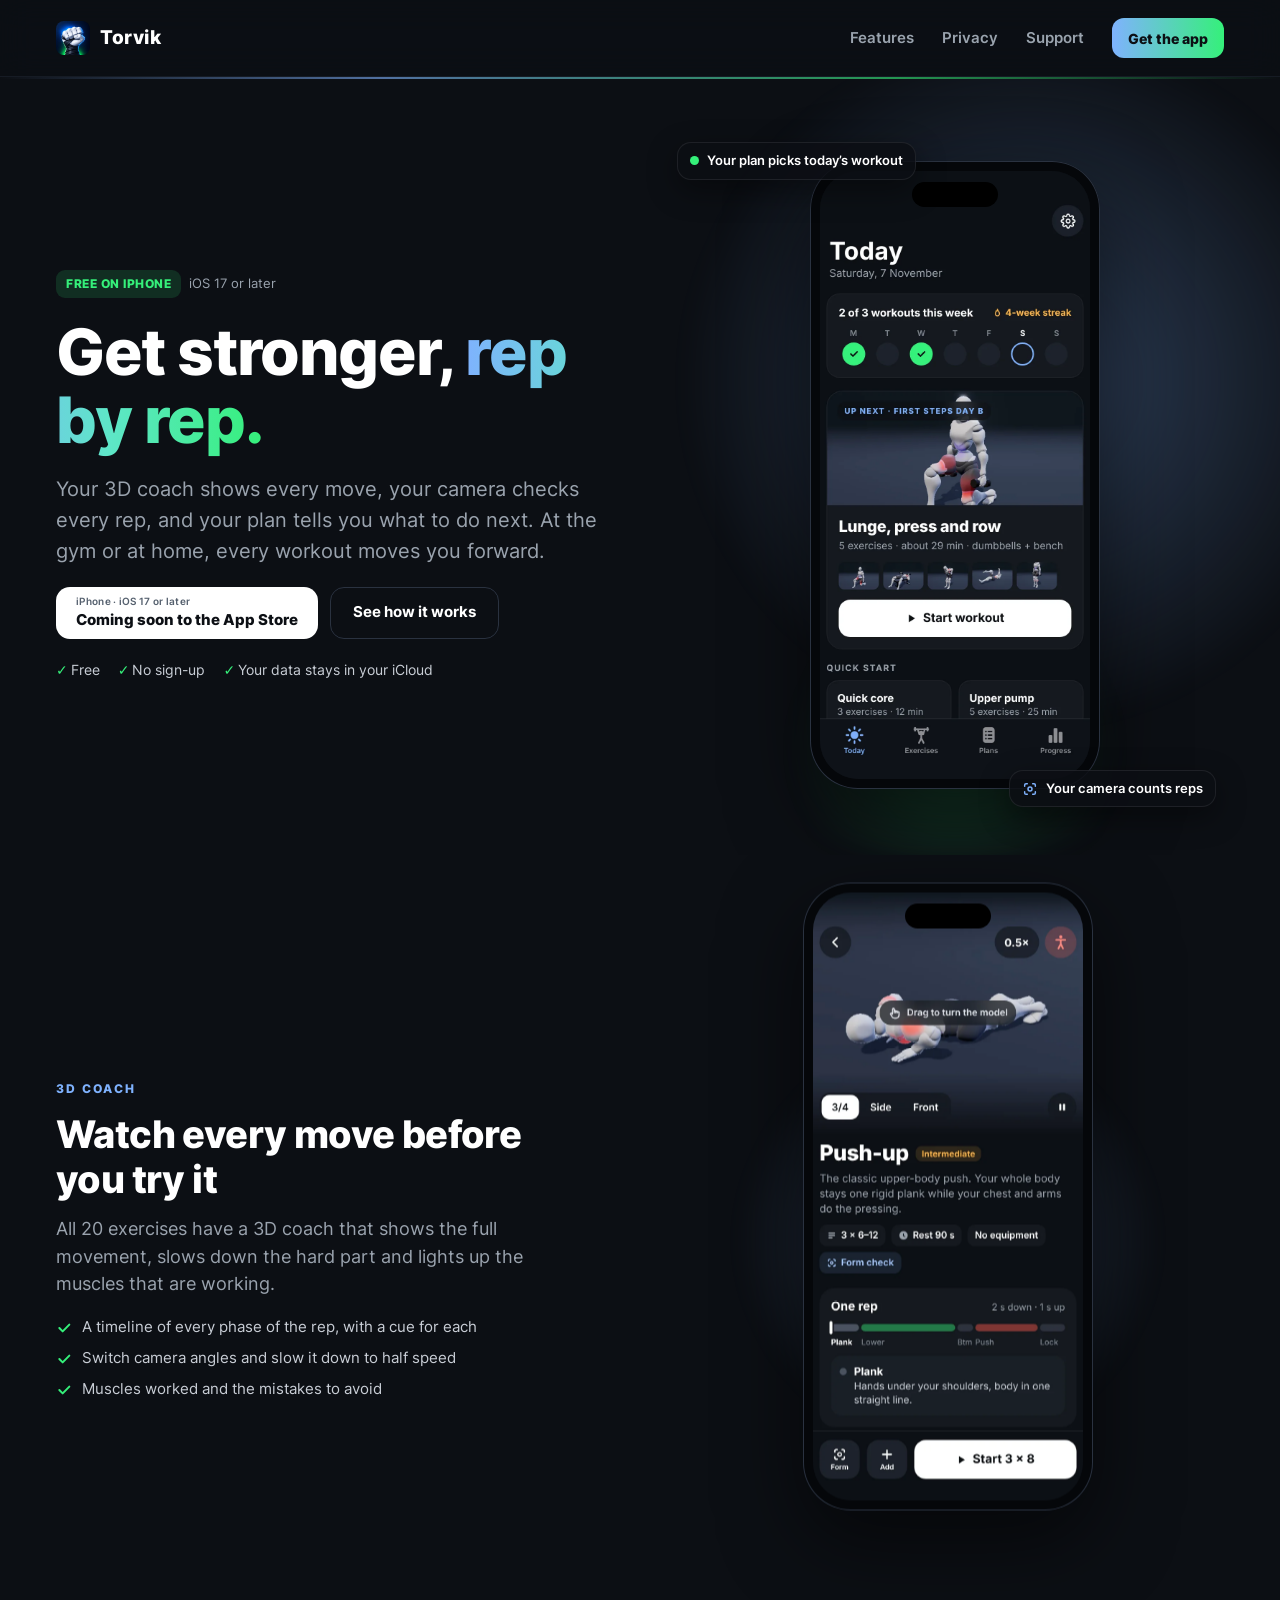
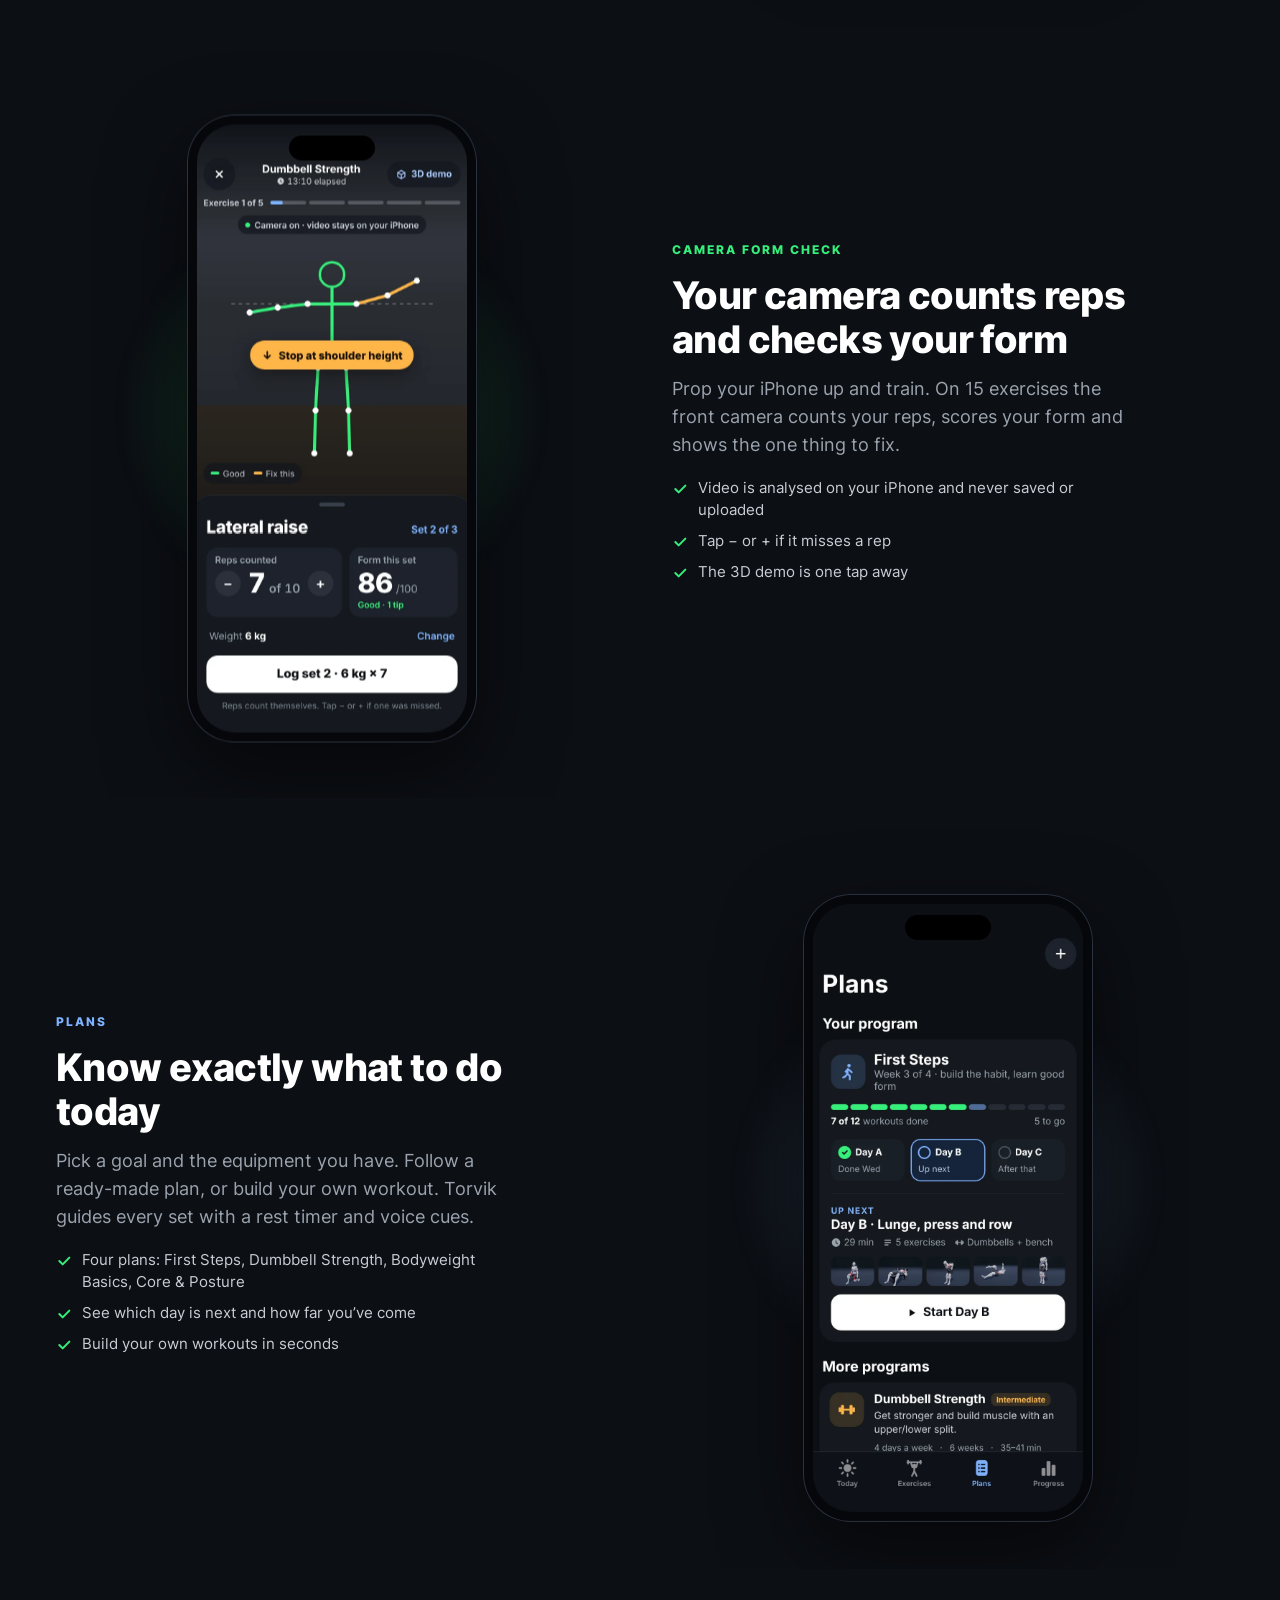
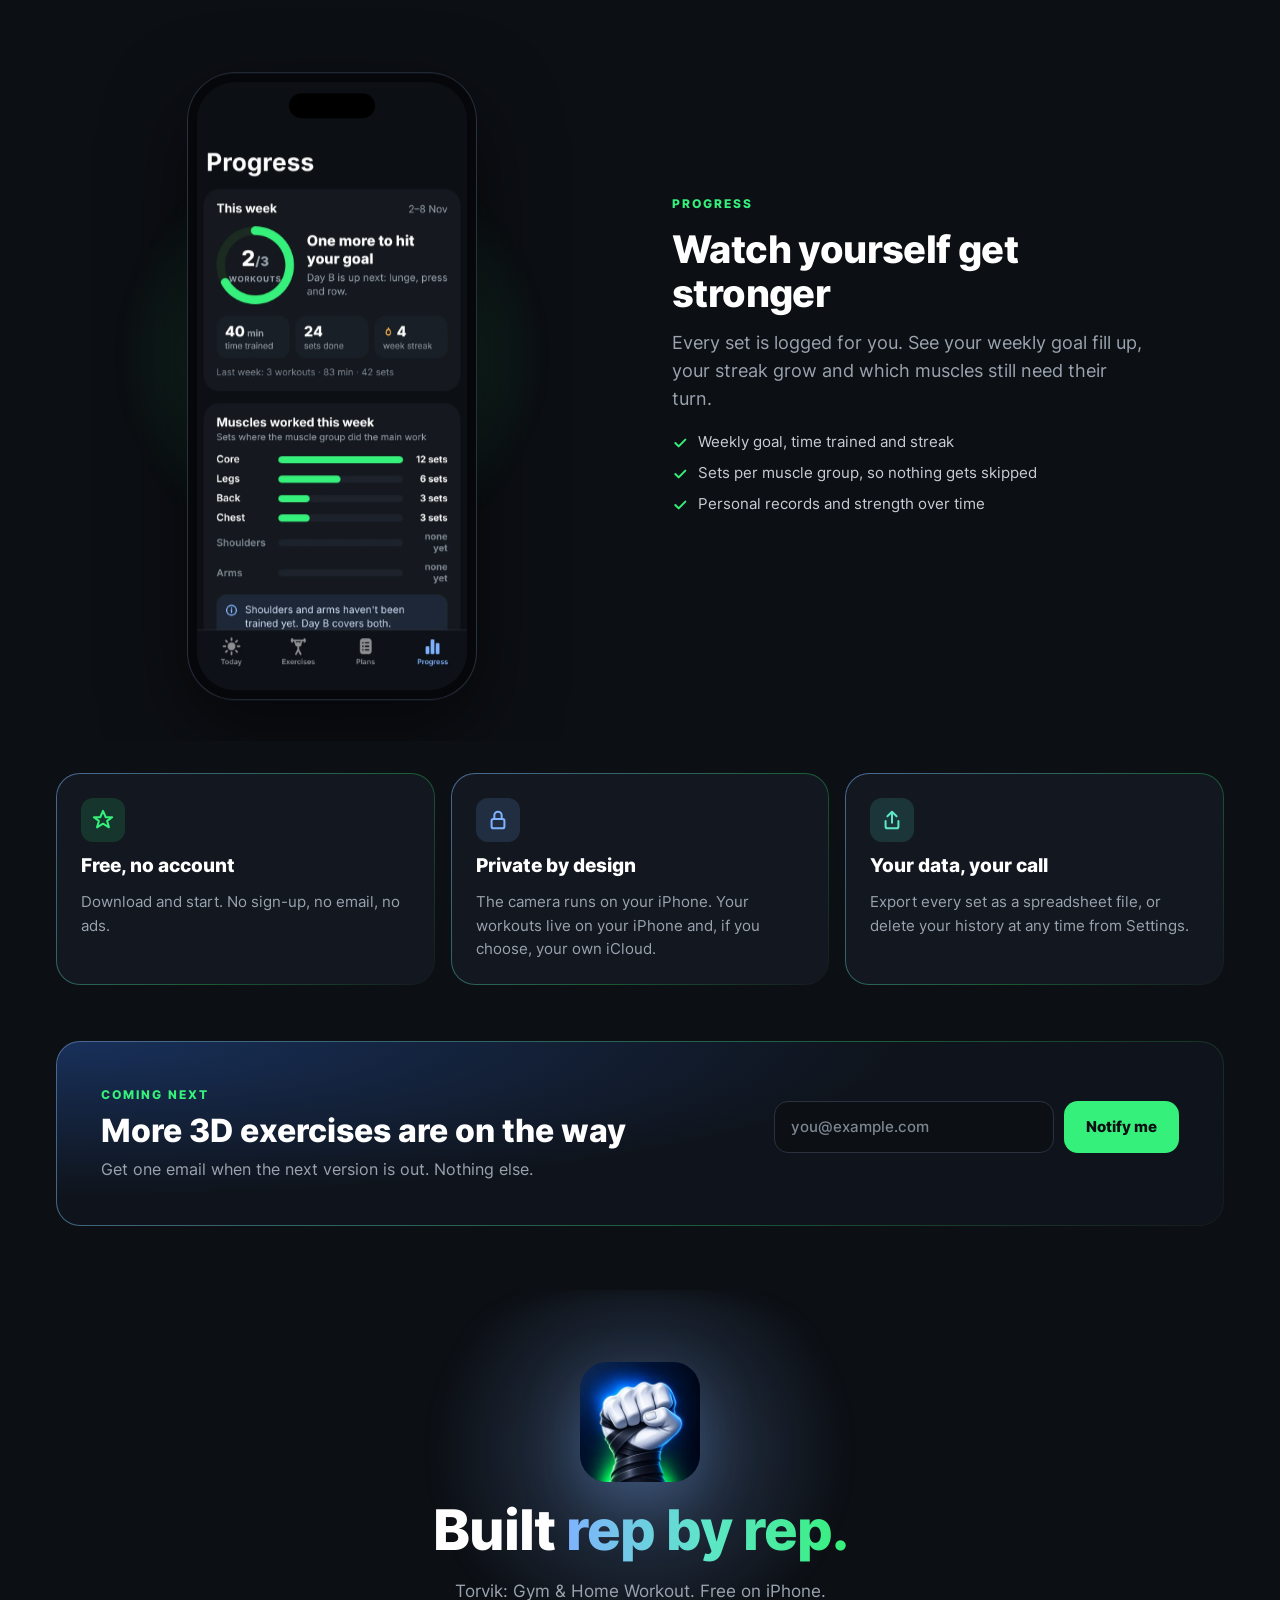
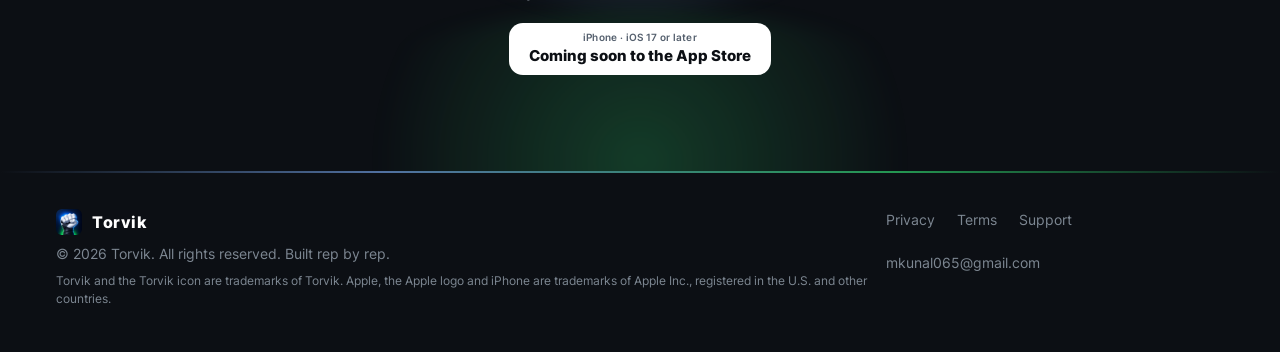
<file: index.html>
<!doctype html>
<html lang="en">
<head>
<meta charset="utf-8">
<meta name="viewport" content="width=device-width, initial-scale=1">
<title>Torvik: Gym & Home Workout with 3D Form Check</title>
<meta name="description" content="Get stronger, rep by rep. Torvik is a free iPhone workout app with a 3D coach for every move, camera form check that counts your reps, and plans for the gym or home.">
<link rel="canonical" href="https://kunalvmore.github.io/torvik/">
<meta name="theme-color" content="#0C0F14">
<link rel="icon" href="favicon.ico" sizes="any">
<link rel="icon" type="image/png" sizes="32x32" href="assets/img/favicon-32.png">
<link rel="apple-touch-icon" href="assets/img/apple-touch-icon.png">
<link rel="preload" href="assets/fonts/inter-latin-800-normal.woff2" as="font" type="font/woff2" crossorigin>
<script>document.documentElement.classList.add("js")</script>
<link rel="stylesheet" href="assets/css/style.css">
<meta property="og:type" content="website">
<meta property="og:site_name" content="Torvik">
<meta property="og:title" content="Torvik: Gym & Home Workout with 3D Form Check">
<meta property="og:description" content="Get stronger, rep by rep. Torvik is a free iPhone workout app with a 3D coach for every move, camera form check that counts your reps, and plans for the gym or home.">
<meta property="og:url" content="https://kunalvmore.github.io/torvik/">
<meta property="og:image" content="https://kunalvmore.github.io/torvik/assets/img/og-image.png">
<meta property="og:image:width" content="1200">
<meta property="og:image:height" content="630">
<meta name="twitter:card" content="summary_large_image">
</head>
<body>
<a class="skip" href="#main">Skip to content</a>
<header class="site-header">
<div class="progress-bar" aria-hidden="true"></div>
<div class="wrap">
<a class="brand" href="./"><img src="assets/img/icon-256.webp" alt="" width="34" height="34">Torvik</a>
<button class="menu-btn" type="button" aria-expanded="false" aria-controls="nav" aria-label="Menu"><svg width="18" height="18" viewBox="0 0 24 24" fill="none" stroke="currentColor" stroke-width="2.4" stroke-linecap="round" aria-hidden="true"><path d="M4 7h16M4 12h16M4 17h16"/></svg></button>
<nav class="nav" id="nav" aria-label="Main">
<a href="#features">Features</a>
<a href="privacy/">Privacy</a>
<a href="support/">Support</a>
<a class="btn btn-grad" href="#get">Get the app</a>
</nav>
</div>
</header>
<hr class="gline">
<main id="main">
<section class="hero" aria-labelledby="hero-title">
<div class="glow" aria-hidden="true" style="right:-10%;top:-10%;width:760px;height:760px;background:radial-gradient(circle,rgba(127,178,254,0.3),rgba(127,178,254,0) 65%)"></div>
<div class="wrap">
<div class="hero-copy">
<div class="pill-row"><span class="pill">FREE ON IPHONE</span><span class="muted" style="font-size:13px">iOS 17 or later</span></div>
<h1 id="hero-title">Get stronger, <span class="grad">rep by rep.</span></h1>
<p class="lede">Your 3D coach shows every move, your camera checks every rep, and your plan tells you what to do next. At the gym or at home, every workout moves you forward.</p>
<div class="cta-row" id="get"><span class="store-badge pending" role="note"><span><small>iPhone · iOS 17 or later</small>Coming soon to the App Store</span></span><a class="btn btn-ghost" href="#features">See how it works</a></div>
<ul class="checks"><li>Free</li><li>No sign-up</li><li>Your data stays in your iCloud</li></ul>
</div>
<div class="hero-visual">
<div class="glow" aria-hidden="true" style="left:50%;bottom:-60px;width:460px;height:220px;margin-left:-230px;background:radial-gradient(circle,rgba(53,240,122,0.22),rgba(53,240,122,0) 65%)"></div>
<div class="hero-stage">
<div class="tilt"><div class="phone"><div class="screen"><span class="island" aria-hidden="true"></span>
<picture><source type="image/webp" srcset="assets/img/screen-today.webp"><img src="assets/img/screen-today.jpg" alt="The Torvik Today screen: weekly goal and streak, the next workout from your plan with a 3D preview, and a Start workout button" width="390" height="844" fetchpriority="high" decoding="async"></picture>
</div></div></div>
<span class="float-chip chip-a"><span class="dot"></span>Your plan picks today’s workout</span>
<span class="float-chip chip-b"><svg width="16" height="16" viewBox="0 0 24 24" fill="none" stroke="#7FB2FE" stroke-width="2.2" stroke-linecap="round" aria-hidden="true"><path d="M4 8V6a2 2 0 0 1 2-2h2M16 4h2a2 2 0 0 1 2 2v2M20 16v2a2 2 0 0 1-2 2h-2M8 20H6a2 2 0 0 1-2-2v-2"/><circle cx="12" cy="12" r="3"/></svg>Your camera counts reps</span>
</div>
</div>
</div>
</section>
<div id="features">

<section class="feature" id="coach" aria-labelledby="coach-title">
<div class="wrap">
<div class="feature-copy reveal">
<div class="eyebrow">3D coach</div>
<h2 id="coach-title">Watch every move before you try it</h2>
<p>All 20 exercises have a 3D coach that shows the full movement, slows down the hard part and lights up the muscles that are working.</p>
<ul class="ticks"><li>A timeline of every phase of the rep, with a cue for each</li><li>Switch camera angles and slow it down to half speed</li><li>Muscles worked and the mistakes to avoid</li></ul>
</div>
<div class="phone-wrap reveal from-right" style="--d:.12s"><div class="glow" aria-hidden="true" style="left:50%;top:50%;width:460px;height:460px;margin:-230px 0 0 -230px;background:radial-gradient(circle,rgba(127,178,254,0.28),rgba(127,178,254,0) 65%)"></div><div class="parallax"><div class="phone"><div class="screen"><span class="island" aria-hidden="true"></span>
<picture><source type="image/webp" srcset="assets/img/screen-exercise.webp"><img src="assets/img/screen-exercise.jpg" alt="The exercise screen: a 3D coach doing a push-up, camera angle buttons, the rep timeline and a Start button" width="390" height="844" loading="lazy" decoding="async"></picture>
</div></div></div></div>
</div>
</section>

<section class="feature flip" id="form-check" aria-labelledby="form-check-title">
<div class="wrap">
<div class="feature-copy reveal">
<div class="eyebrow g">Camera form check</div>
<h2 id="form-check-title">Your camera counts reps and checks your form</h2>
<p>Prop your iPhone up and train. On 15 exercises the front camera counts your reps, scores your form and shows the one thing to fix.</p>
<ul class="ticks"><li>Video is analysed on your iPhone and never saved or uploaded</li><li>Tap − or + if it misses a rep</li><li>The 3D demo is one tap away</li></ul>
</div>
<div class="phone-wrap reveal from-left" style="--d:.12s"><div class="glow" aria-hidden="true" style="left:50%;top:50%;width:460px;height:460px;margin:-230px 0 0 -230px;background:radial-gradient(circle,rgba(53,240,122,0.28),rgba(53,240,122,0) 65%)"></div><div class="parallax"><div class="phone"><div class="screen"><span class="island" aria-hidden="true"></span>
<picture><source type="image/webp" srcset="assets/img/screen-form-check.webp"><img src="assets/img/screen-form-check.jpg" alt="The form check screen during a lateral raise: one arm raised above shoulder height is marked to fix, with the cue Stop at shoulder height, 7 of 10 reps counted and a form score of 86" width="390" height="844" loading="lazy" decoding="async"></picture>
</div></div></div></div>
</div>
</section>

<section class="feature" id="plans" aria-labelledby="plans-title">
<div class="wrap">
<div class="feature-copy reveal">
<div class="eyebrow">Plans</div>
<h2 id="plans-title">Know exactly what to do today</h2>
<p>Pick a goal and the equipment you have. Follow a ready-made plan, or build your own workout. Torvik guides every set with a rest timer and voice cues.</p>
<ul class="ticks"><li>Four plans: First Steps, Dumbbell Strength, Bodyweight Basics, Core &amp; Posture</li><li>See which day is next and how far you’ve come</li><li>Build your own workouts in seconds</li></ul>
</div>
<div class="phone-wrap reveal from-right" style="--d:.12s"><div class="glow" aria-hidden="true" style="left:50%;top:50%;width:460px;height:460px;margin:-230px 0 0 -230px;background:radial-gradient(circle,rgba(127,178,254,0.28),rgba(127,178,254,0) 65%)"></div><div class="parallax"><div class="phone"><div class="screen"><span class="island" aria-hidden="true"></span>
<picture><source type="image/webp" srcset="assets/img/screen-plans.webp"><img src="assets/img/screen-plans.jpg" alt="The Plans screen: First Steps at 7 of 12 workouts, with Day B up next" width="390" height="844" loading="lazy" decoding="async"></picture>
</div></div></div></div>
</div>
</section>

<section class="feature flip" id="progress" aria-labelledby="progress-title">
<div class="wrap">
<div class="feature-copy reveal">
<div class="eyebrow g">Progress</div>
<h2 id="progress-title">Watch yourself get stronger</h2>
<p>Every set is logged for you. See your weekly goal fill up, your streak grow and which muscles still need their turn.</p>
<ul class="ticks"><li>Weekly goal, time trained and streak</li><li>Sets per muscle group, so nothing gets skipped</li><li>Personal records and strength over time</li></ul>
</div>
<div class="phone-wrap reveal from-left" style="--d:.12s"><div class="glow" aria-hidden="true" style="left:50%;top:50%;width:460px;height:460px;margin:-230px 0 0 -230px;background:radial-gradient(circle,rgba(53,240,122,0.28),rgba(53,240,122,0) 65%)"></div><div class="parallax"><div class="phone"><div class="screen"><span class="island" aria-hidden="true"></span>
<picture><source type="image/webp" srcset="assets/img/screen-progress.webp"><img src="assets/img/screen-progress.jpg" alt="The Progress screen: 2 of 3 workouts this week, time trained, sets done, streak and sets per muscle group" width="390" height="844" loading="lazy" decoding="async"></picture>
</div></div></div></div>
</div>
</section>
</div>
<section class="trust" aria-label="Why Torvik">
<div class="wrap"><div class="trust-grid"><div class="gcard reveal" style="--d:0.0s"><div class="inner"><span class="tile" style="background:rgba(53,240,122,.14);color:rgb(53,240,122)"><svg width="22" height="22" viewBox="0 0 24 24" fill="none" stroke="currentColor" stroke-width="2.2" stroke-linecap="round" stroke-linejoin="round" aria-hidden="true"><path d="M12 2l3 7h7l-5.5 4 2 7L12 16l-6.5 4 2-7L2 9h7z"/></svg></span><h3>Free, no account</h3><p>Download and start. No sign-up, no email, no ads.</p></div></div><div class="gcard reveal" style="--d:0.1s"><div class="inner"><span class="tile" style="background:rgba(127,178,254,.14);color:rgb(127,178,254)"><svg width="22" height="22" viewBox="0 0 24 24" fill="none" stroke="currentColor" stroke-width="2.2" stroke-linecap="round" stroke-linejoin="round" aria-hidden="true"><rect x="5" y="11" width="14" height="10" rx="2"/><path d="M8 11V7a4 4 0 0 1 8 0v4"/></svg></span><h3>Private by design</h3><p>The camera runs on your iPhone. Your workouts live on your iPhone and, if you choose, your own iCloud.</p></div></div><div class="gcard reveal" style="--d:0.2s"><div class="inner"><span class="tile" style="background:rgba(94,230,200,.14);color:rgb(94,230,200)"><svg width="22" height="22" viewBox="0 0 24 24" fill="none" stroke="currentColor" stroke-width="2.2" stroke-linecap="round" stroke-linejoin="round" aria-hidden="true"><path d="M12 15V3M7 8l5-5 5 5"/><path d="M5 13v6a2 2 0 0 0 2 2h10a2 2 0 0 0 2-2v-6"/></svg></span><h3>Your data, your call</h3><p>Export every set as a spreadsheet file, or delete your history at any time from Settings.</p></div></div></div></div>
</section>
<section class="notify" aria-labelledby="notify-title">
<div class="wrap"><div class="gcard reveal"><div class="inner">
<div style="max-width:560px"><div class="eyebrow g">Coming next</div><h2 id="notify-title">More 3D exercises are on the way</h2>
<p>Get one email when the next version is out. Nothing else.</p></div>
<div>
<form class="notify-form" action="mailto:mkunal065@gmail.com" method="post" data-endpoint="" data-mailto="mailto:mkunal065@gmail.com?subject=Notify%20me%20about%20Torvik">
<label class="sr-only" for="email">Email address</label>
<input id="email" name="email" type="email" autocomplete="email" placeholder="you@example.com" required>
<button class="btn btn-green" type="submit">Notify me</button>
</form>
<p class="form-note" role="status" aria-live="polite"></p>
</div>
</div></div></div>
</section>
<section class="final" aria-labelledby="final-title">
<div class="glow" aria-hidden="true" style="left:50%;top:0;width:560px;height:320px;margin-left:-280px;background:radial-gradient(circle,rgba(127,178,254,0.28),rgba(127,178,254,0) 65%)"></div>
<div class="glow" aria-hidden="true" style="left:50%;bottom:-140px;width:760px;height:300px;margin-left:-380px;background:radial-gradient(circle,rgba(53,240,122,0.2),rgba(53,240,122,0) 65%)"></div>
<div class="wrap">
<img class="app-icon reveal" src="assets/img/icon-256.webp" alt="Torvik app icon" width="120" height="120" loading="lazy">
<h2 id="final-title" class="reveal" style="--d:.1s">Built <span class="grad">rep by rep.</span></h2>
<p class="muted" style="margin:0;font-size:17px">Torvik: Gym &amp; Home Workout. Free on iPhone.</p>
<span class="store-badge pending" role="note"><span><small>iPhone · iOS 17 or later</small>Coming soon to the App Store</span></span>
</div>
</section>
</main>
<script type="application/ld+json">{"@context": "https://schema.org", "@type": "SoftwareApplication", "name": "Torvik", "alternateName": "Torvik: Gym & Home Workout", "operatingSystem": "iOS 17.0 or later", "applicationCategory": "HealthApplication", "description": "Get stronger, rep by rep. Torvik is a free iPhone workout app with a 3D coach for every move, camera form check that counts your reps, and plans for the gym or home.", "offers": {"@type": "Offer", "price": "0", "priceCurrency": "USD"}, "url": "https://kunalvmore.github.io/torvik/", "image": "https://kunalvmore.github.io/torvik/assets/img/icon-512.png"}</script>
<hr class="gline">
<footer class="site-footer">
<div class="wrap">
<div class="foot-left">
<a class="brand" href="./"><img src="assets/img/icon-256.webp" alt="" width="26" height="26">Torvik</a>
<span>© 2026 Torvik. All rights reserved. Built rep by rep.</span>
<span class="legal">Torvik and the Torvik icon are trademarks of Torvik. Apple, the Apple logo and iPhone are trademarks of Apple Inc., registered in the U.S. and other countries.</span>
</div>
<nav class="foot-links" aria-label="Footer">
<a href="privacy/">Privacy</a>
<a href="terms/">Terms</a>
<a href="support/">Support</a>
<a href="mailto:mkunal065@gmail.com">mkunal065@gmail.com</a>
</nav>
</div>
</footer>
<script src="assets/js/main.js" defer></script>
</body>
</html>
</file>
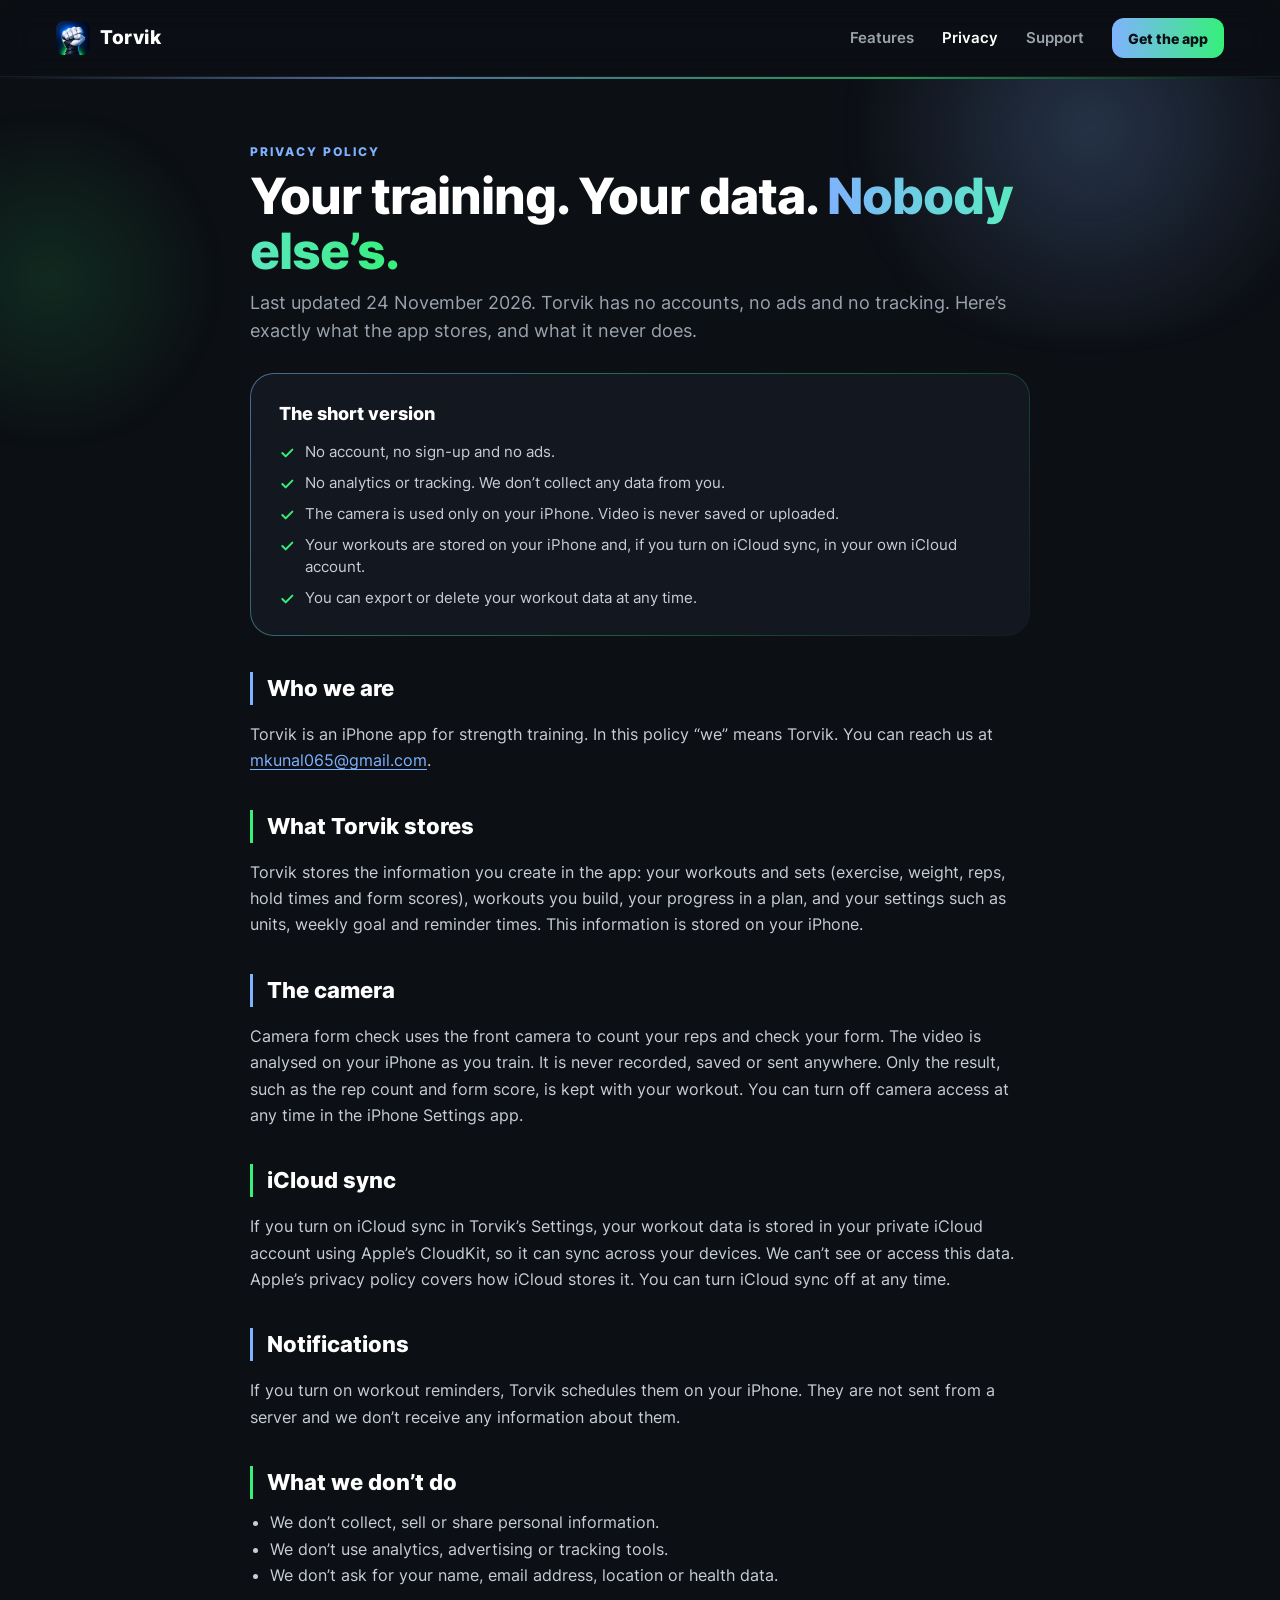
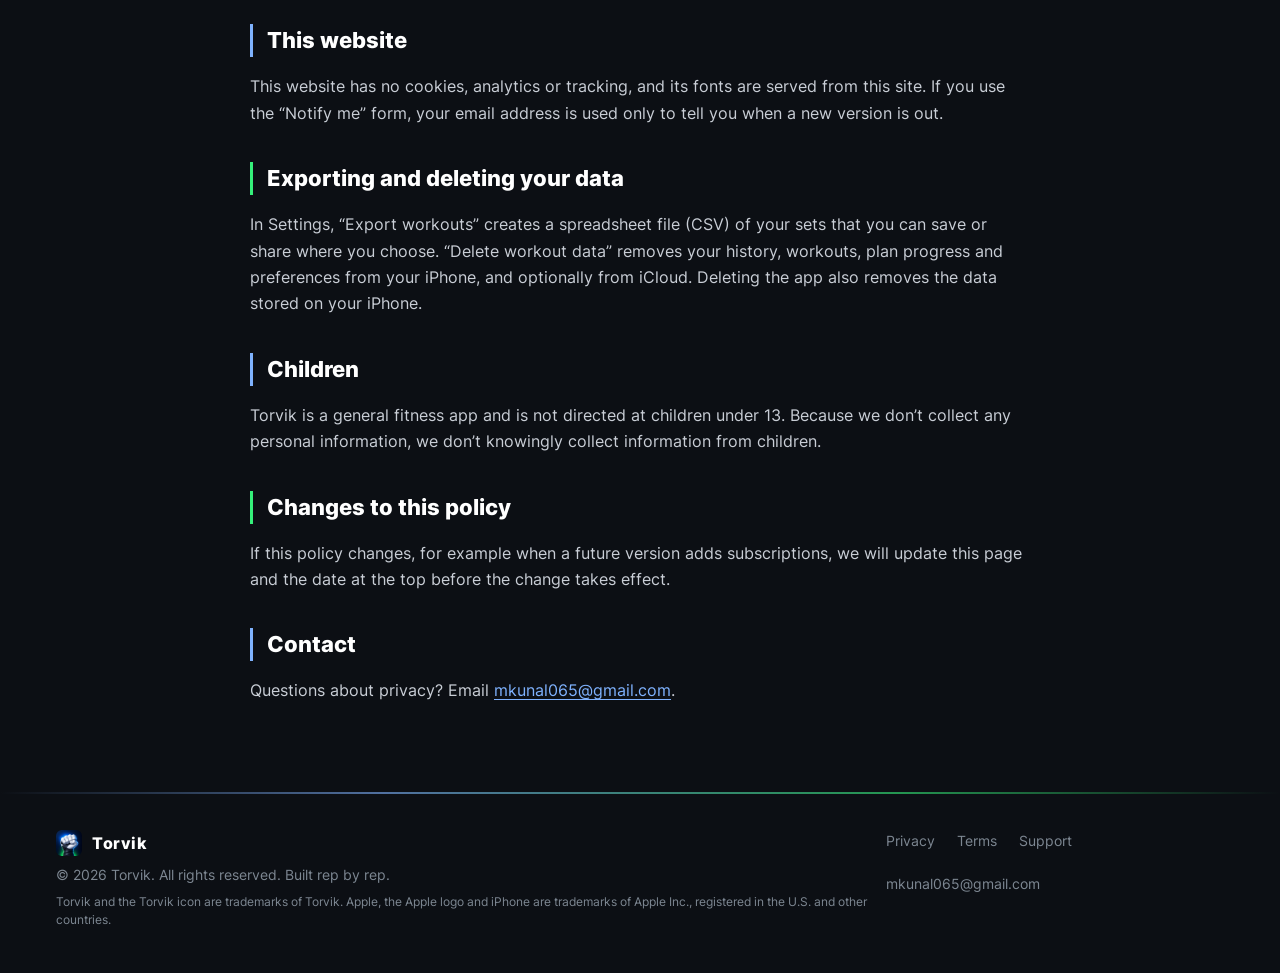
<file: privacy/index.html>
<!doctype html>
<html lang="en">
<head>
<meta charset="utf-8">
<meta name="viewport" content="width=device-width, initial-scale=1">
<title>Privacy policy · Torvik</title>
<meta name="description" content="Last updated 24 November 2026. Torvik has no accounts, no ads and no tracking. Here’s exactly what the app stores, and what it never does.">
<link rel="canonical" href="https://kunalvmore.github.io/torvik/privacy/">
<meta name="theme-color" content="#0C0F14">
<link rel="icon" href="../favicon.ico" sizes="any">
<link rel="icon" type="image/png" sizes="32x32" href="../assets/img/favicon-32.png">
<link rel="apple-touch-icon" href="../assets/img/apple-touch-icon.png">
<link rel="preload" href="../assets/fonts/inter-latin-800-normal.woff2" as="font" type="font/woff2" crossorigin>
<script>document.documentElement.classList.add("js")</script>
<link rel="stylesheet" href="../assets/css/style.css">
<meta property="og:type" content="website">
<meta property="og:site_name" content="Torvik">
<meta property="og:title" content="Privacy policy · Torvik">
<meta property="og:description" content="Last updated 24 November 2026. Torvik has no accounts, no ads and no tracking. Here’s exactly what the app stores, and what it never does.">
<meta property="og:url" content="https://kunalvmore.github.io/torvik/privacy/">
<meta property="og:image" content="https://kunalvmore.github.io/torvik/assets/img/og-image.png">
<meta property="og:image:width" content="1200">
<meta property="og:image:height" content="630">
<meta name="twitter:card" content="summary_large_image">
</head>
<body>
<a class="skip" href="#main">Skip to content</a>
<header class="site-header">
<div class="progress-bar" aria-hidden="true"></div>
<div class="wrap">
<a class="brand" href="../"><img src="../assets/img/icon-256.webp" alt="" width="34" height="34">Torvik</a>
<button class="menu-btn" type="button" aria-expanded="false" aria-controls="nav" aria-label="Menu"><svg width="18" height="18" viewBox="0 0 24 24" fill="none" stroke="currentColor" stroke-width="2.4" stroke-linecap="round" aria-hidden="true"><path d="M4 7h16M4 12h16M4 17h16"/></svg></button>
<nav class="nav" id="nav" aria-label="Main">
<a href="../#features">Features</a>
<a href="../privacy/" aria-current="page">Privacy</a>
<a href="../support/">Support</a>
<a class="btn btn-grad" href="../#get">Get the app</a>
</nav>
</div>
</header>
<hr class="gline">
<main id="main">
<section class="doc-hero" aria-labelledby="page-title">
<div class="glow" aria-hidden="true" style="right:-120px;top:-160px;width:620px;height:420px;background:radial-gradient(circle,rgba(127,178,254,0.22),rgba(127,178,254,0) 65%)"></div>
<div class="glow" aria-hidden="true" style="left:-160px;top:40px;width:420px;height:320px;background:radial-gradient(circle,rgba(53,240,122,0.12),rgba(53,240,122,0) 65%)"></div>
<div class="wrap"><div class="doc-col">
<div class="eyebrow">Privacy policy</div>
<h1 id="page-title">Your training. Your data. <span class="grad">Nobody else’s.</span></h1>
<p class="intro">Last updated 24 November 2026. Torvik has no accounts, no ads and no tracking. Here’s exactly what the app stores, and what it never does.</p>

<div class="gcard summary reveal"><div class="inner"><h2>The short version</h2><ul class="ticks"><li>No account, no sign-up and no ads.</li><li>No analytics or tracking. We don’t collect any data from you.</li><li>The camera is used only on your iPhone. Video is never saved or uploaded.</li><li>Your workouts are stored on your iPhone and, if you turn on iCloud sync, in your own iCloud account.</li><li>You can export or delete your workout data at any time.</li></ul></div></div>
<div class="prose">
<h2>Who we are</h2><p>Torvik is an iPhone app for strength training. In this policy “we” means Torvik. You can reach us at <a href="mailto:mkunal065@gmail.com">mkunal065@gmail.com</a>.</p>
<h2>What Torvik stores</h2><p>Torvik stores the information you create in the app: your workouts and sets (exercise, weight, reps, hold times and form scores), workouts you build, your progress in a plan, and your settings such as units, weekly goal and reminder times. This information is stored on your iPhone.</p>
<h2>The camera</h2><p>Camera form check uses the front camera to count your reps and check your form. The video is analysed on your iPhone as you train. It is never recorded, saved or sent anywhere. Only the result, such as the rep count and form score, is kept with your workout. You can turn off camera access at any time in the iPhone Settings app.</p>
<h2>iCloud sync</h2><p>If you turn on iCloud sync in Torvik’s Settings, your workout data is stored in your private iCloud account using Apple’s CloudKit, so it can sync across your devices. We can’t see or access this data. Apple’s privacy policy covers how iCloud stores it. You can turn iCloud sync off at any time.</p>
<h2>Notifications</h2><p>If you turn on workout reminders, Torvik schedules them on your iPhone. They are not sent from a server and we don’t receive any information about them.</p>
<h2>What we don’t do</h2><ul><li>We don’t collect, sell or share personal information.</li><li>We don’t use analytics, advertising or tracking tools.</li><li>We don’t ask for your name, email address, location or health data.</li></ul>
<h2>This website</h2><p>This website has no cookies, analytics or tracking, and its fonts are served from this site. If you use the “Notify me” form, your email address is used only to tell you when a new version is out.</p>
<h2>Exporting and deleting your data</h2><p>In Settings, “Export workouts” creates a spreadsheet file (CSV) of your sets that you can save or share where you choose. “Delete workout data” removes your history, workouts, plan progress and preferences from your iPhone, and optionally from iCloud. Deleting the app also removes the data stored on your iPhone.</p>
<h2>Children</h2><p>Torvik is a general fitness app and is not directed at children under 13. Because we don’t collect any personal information, we don’t knowingly collect information from children.</p>
<h2>Changes to this policy</h2><p>If this policy changes, for example when a future version adds subscriptions, we will update this page and the date at the top before the change takes effect.</p>
<h2>Contact</h2><p>Questions about privacy? Email <a href="mailto:mkunal065@gmail.com">mkunal065@gmail.com</a>.</p>
</div>
</div></div>
</section>
</main>
<hr class="gline">
<footer class="site-footer">
<div class="wrap">
<div class="foot-left">
<a class="brand" href="../"><img src="../assets/img/icon-256.webp" alt="" width="26" height="26">Torvik</a>
<span>© 2026 Torvik. All rights reserved. Built rep by rep.</span>
<span class="legal">Torvik and the Torvik icon are trademarks of Torvik. Apple, the Apple logo and iPhone are trademarks of Apple Inc., registered in the U.S. and other countries.</span>
</div>
<nav class="foot-links" aria-label="Footer">
<a href="../privacy/">Privacy</a>
<a href="../terms/">Terms</a>
<a href="../support/">Support</a>
<a href="mailto:mkunal065@gmail.com">mkunal065@gmail.com</a>
</nav>
</div>
</footer>
<script src="../assets/js/main.js" defer></script>
</body>
</html>
</file>
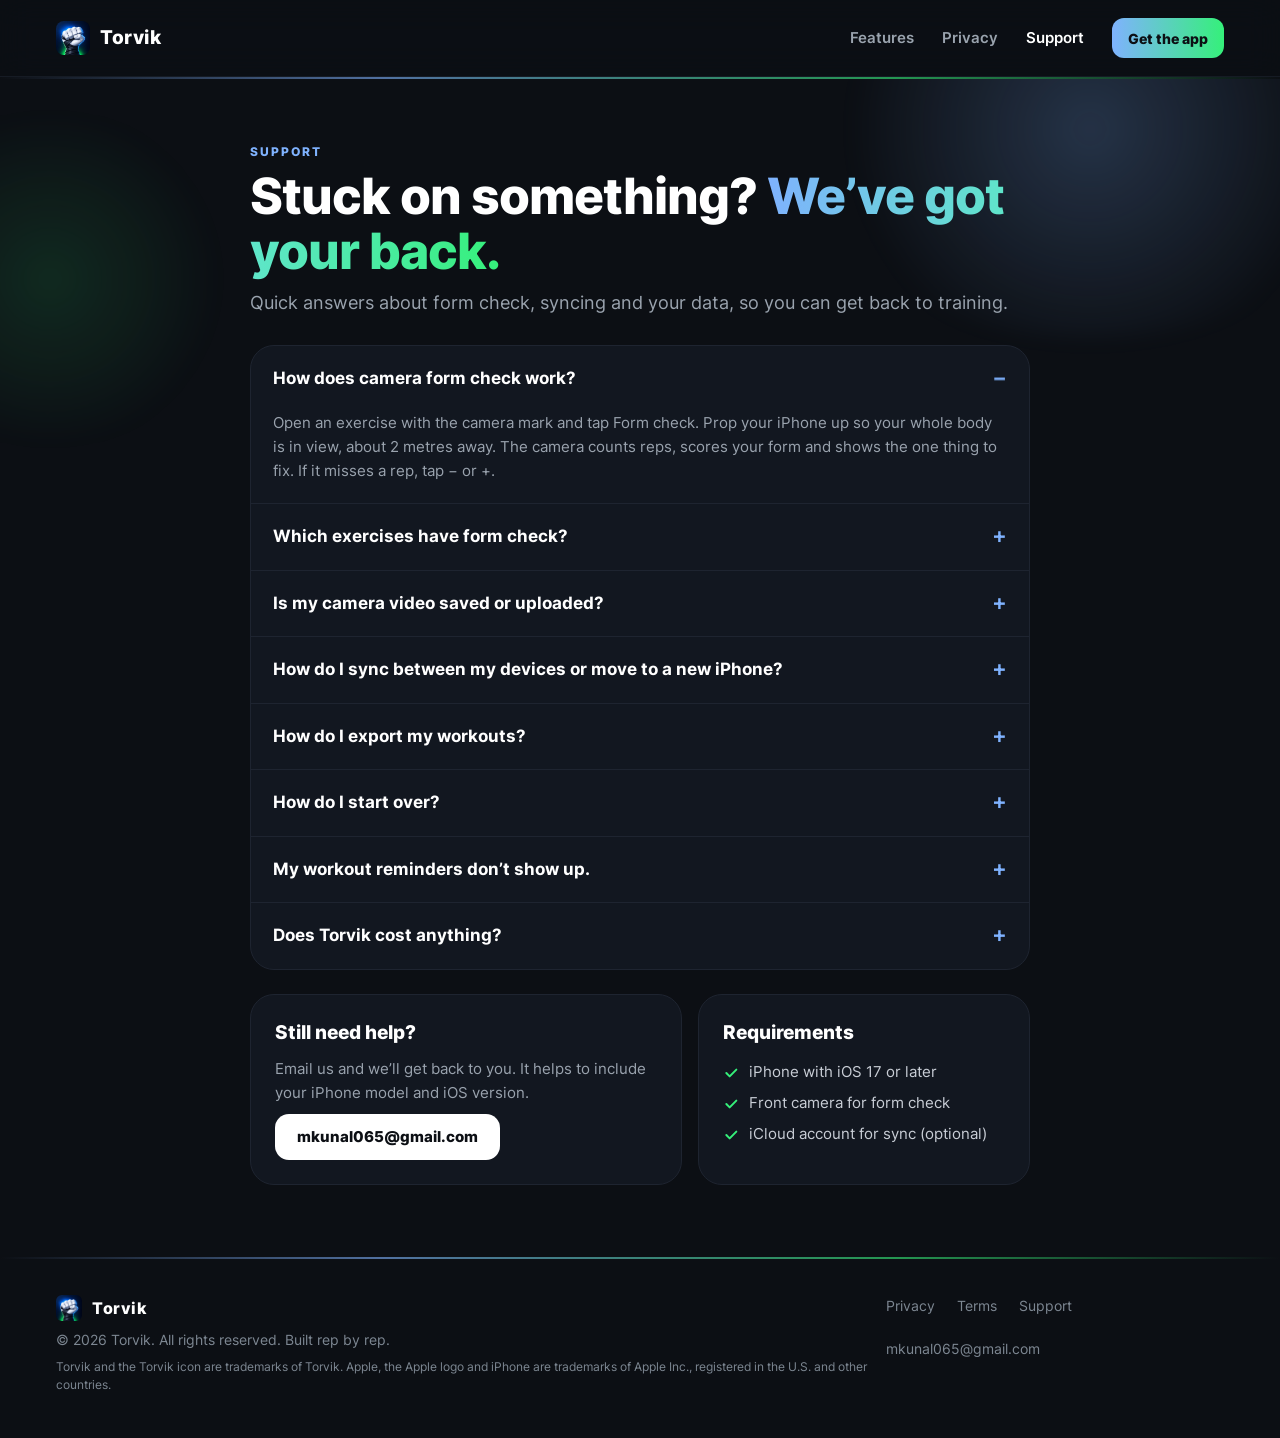
<file: support/index.html>
<!doctype html>
<html lang="en">
<head>
<meta charset="utf-8">
<meta name="viewport" content="width=device-width, initial-scale=1">
<title>Support · Torvik</title>
<meta name="description" content="Quick answers about form check, syncing and your data, so you can get back to training.">
<link rel="canonical" href="https://kunalvmore.github.io/torvik/support/">
<meta name="theme-color" content="#0C0F14">
<link rel="icon" href="../favicon.ico" sizes="any">
<link rel="icon" type="image/png" sizes="32x32" href="../assets/img/favicon-32.png">
<link rel="apple-touch-icon" href="../assets/img/apple-touch-icon.png">
<link rel="preload" href="../assets/fonts/inter-latin-800-normal.woff2" as="font" type="font/woff2" crossorigin>
<script>document.documentElement.classList.add("js")</script>
<link rel="stylesheet" href="../assets/css/style.css">
<meta property="og:type" content="website">
<meta property="og:site_name" content="Torvik">
<meta property="og:title" content="Support · Torvik">
<meta property="og:description" content="Quick answers about form check, syncing and your data, so you can get back to training.">
<meta property="og:url" content="https://kunalvmore.github.io/torvik/support/">
<meta property="og:image" content="https://kunalvmore.github.io/torvik/assets/img/og-image.png">
<meta property="og:image:width" content="1200">
<meta property="og:image:height" content="630">
<meta name="twitter:card" content="summary_large_image">
</head>
<body>
<a class="skip" href="#main">Skip to content</a>
<header class="site-header">
<div class="progress-bar" aria-hidden="true"></div>
<div class="wrap">
<a class="brand" href="../"><img src="../assets/img/icon-256.webp" alt="" width="34" height="34">Torvik</a>
<button class="menu-btn" type="button" aria-expanded="false" aria-controls="nav" aria-label="Menu"><svg width="18" height="18" viewBox="0 0 24 24" fill="none" stroke="currentColor" stroke-width="2.4" stroke-linecap="round" aria-hidden="true"><path d="M4 7h16M4 12h16M4 17h16"/></svg></button>
<nav class="nav" id="nav" aria-label="Main">
<a href="../#features">Features</a>
<a href="../privacy/">Privacy</a>
<a href="../support/" aria-current="page">Support</a>
<a class="btn btn-grad" href="../#get">Get the app</a>
</nav>
</div>
</header>
<hr class="gline">
<main id="main">
<section class="doc-hero" aria-labelledby="page-title">
<div class="glow" aria-hidden="true" style="right:-120px;top:-160px;width:620px;height:420px;background:radial-gradient(circle,rgba(127,178,254,0.22),rgba(127,178,254,0) 65%)"></div>
<div class="glow" aria-hidden="true" style="left:-160px;top:40px;width:420px;height:320px;background:radial-gradient(circle,rgba(53,240,122,0.12),rgba(53,240,122,0) 65%)"></div>
<div class="wrap"><div class="doc-col">
<div class="eyebrow">Support</div>
<h1 id="page-title">Stuck on something? <span class="grad">We’ve got your back.</span></h1>
<p class="intro">Quick answers about form check, syncing and your data, so you can get back to training.</p>

<div class="card faq reveal"><details open><summary>How does camera form check work?</summary><p>Open an exercise with the camera mark and tap Form check. Prop your iPhone up so your whole body is in view, about 2 metres away. The camera counts reps, scores your form and shows the one thing to fix. If it misses a rep, tap − or +.</p></details><details><summary>Which exercises have form check?</summary><p>15 of the 20 exercises: goblet squat, reverse lunge, split squat, Romanian deadlift, glute bridge, push-up, incline push-up, dumbbell bench press, shoulder press, lateral raise, triceps kickback, single-arm row, bent-over row, biceps curl and plank. They have a camera mark in the Exercises tab.</p></details><details><summary>Is my camera video saved or uploaded?</summary><p>No. The video is analysed on your iPhone while you train and is never recorded or sent anywhere. Read the <a href="../privacy/">privacy policy</a> for details.</p></details><details><summary>How do I sync between my devices or move to a new iPhone?</summary><p>Turn on iCloud sync in Settings › Your data on each device, signed in with the same Apple Account. Your workouts and plan progress sync through your private iCloud.</p></details><details><summary>How do I export my workouts?</summary><p>Go to Settings › Export workouts, choose the date range and whether to include form scores, then save the CSV file to Files or share it. It opens in Numbers, Excel or Google Sheets.</p></details><details><summary>How do I start over?</summary><p>Go to Settings › Delete workout data. You can save a copy first, and choose whether to also delete from iCloud. This can’t be undone.</p></details><details><summary>My workout reminders don’t show up.</summary><p>Check that reminders are on in Torvik’s Settings, and that notifications are allowed for Torvik in the iPhone Settings app under Notifications.</p></details><details><summary>Does Torvik cost anything?</summary><p>No. Torvik is free, with every feature included. There are no ads and no account.</p></details></div>
<div class="help-grid reveal" style="--d:.1s">
<div class="card"><h2>Still need help?</h2><p>Email us and we’ll get back to you. It helps to include your iPhone model and iOS version.</p>
<a class="btn btn-light" href="mailto:mkunal065@gmail.com?subject=Torvik%20support">mkunal065@gmail.com</a></div>
<div class="card"><h2>Requirements</h2><ul class="ticks"><li>iPhone with iOS 17 or later</li><li>Front camera for form check</li><li>iCloud account for sync (optional)</li></ul></div>
</div>
</div></div>
</section>
</main>
<hr class="gline">
<footer class="site-footer">
<div class="wrap">
<div class="foot-left">
<a class="brand" href="../"><img src="../assets/img/icon-256.webp" alt="" width="26" height="26">Torvik</a>
<span>© 2026 Torvik. All rights reserved. Built rep by rep.</span>
<span class="legal">Torvik and the Torvik icon are trademarks of Torvik. Apple, the Apple logo and iPhone are trademarks of Apple Inc., registered in the U.S. and other countries.</span>
</div>
<nav class="foot-links" aria-label="Footer">
<a href="../privacy/">Privacy</a>
<a href="../terms/">Terms</a>
<a href="../support/">Support</a>
<a href="mailto:mkunal065@gmail.com">mkunal065@gmail.com</a>
</nav>
</div>
</footer>
<script src="../assets/js/main.js" defer></script>
</body>
</html>
</file>
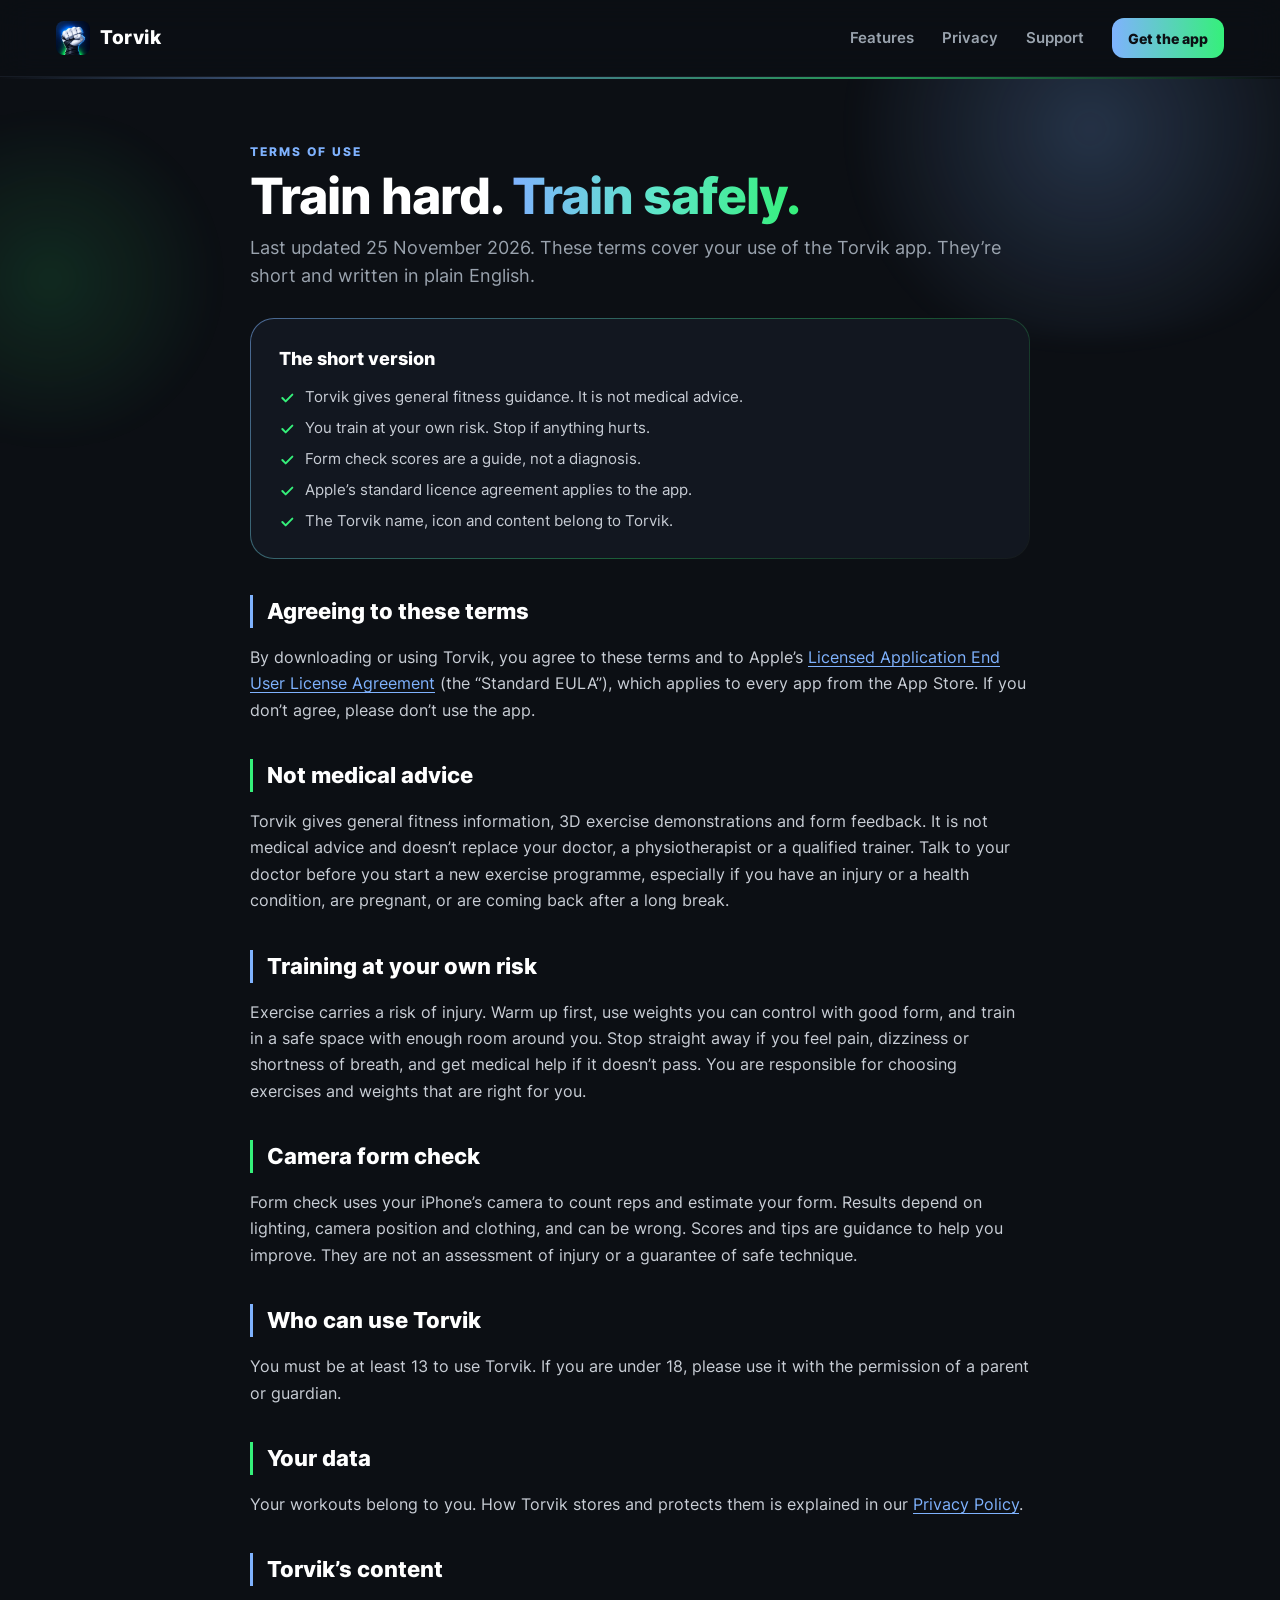
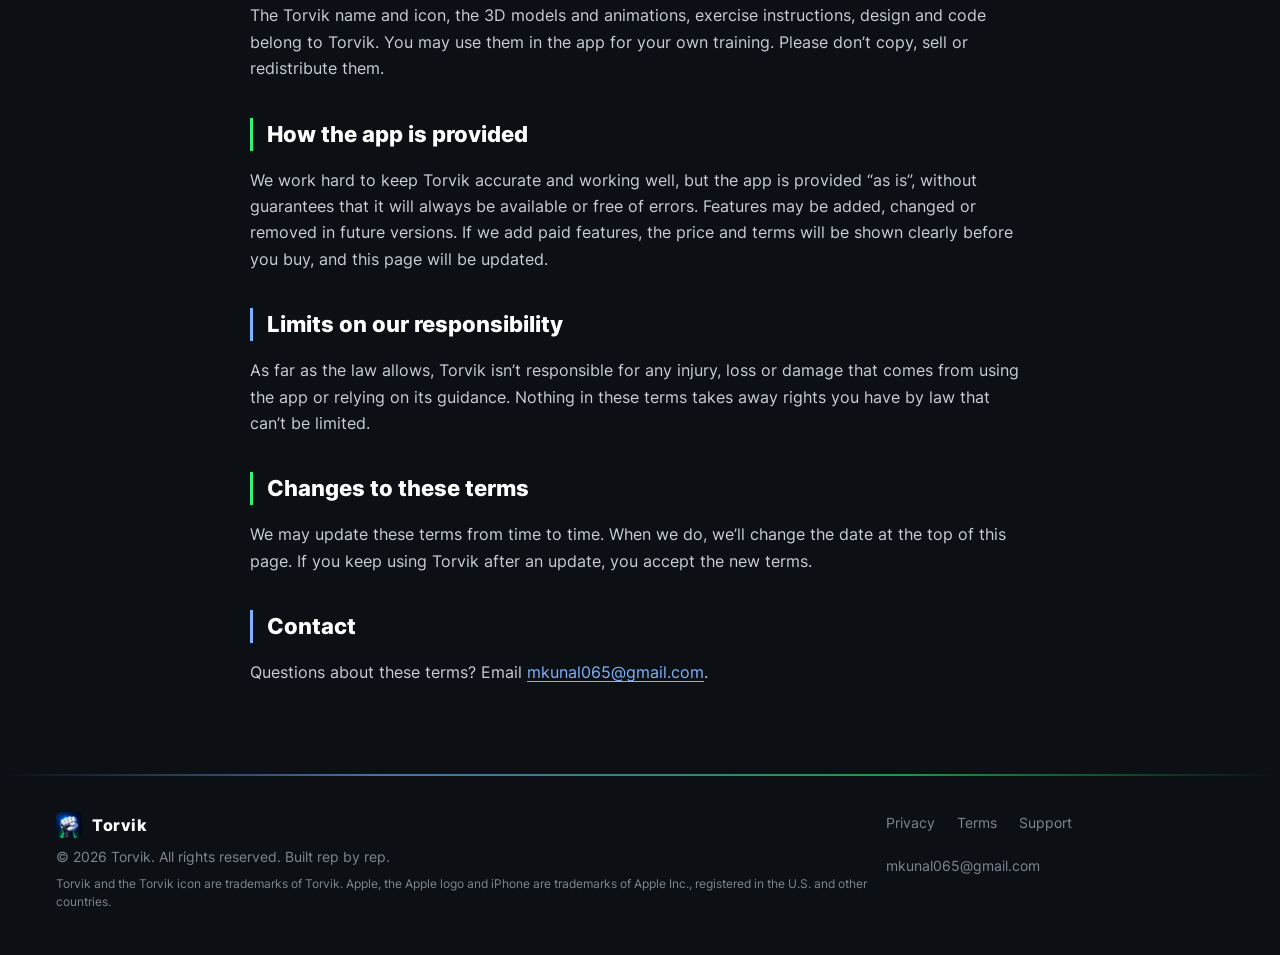
<file: terms/index.html>
<!doctype html>
<html lang="en">
<head>
<meta charset="utf-8">
<meta name="viewport" content="width=device-width, initial-scale=1">
<title>Terms of use · Torvik</title>
<meta name="description" content="Last updated 25 November 2026. These terms cover your use of the Torvik app. They’re short and written in plain English.">
<link rel="canonical" href="https://kunalvmore.github.io/torvik/terms/">
<meta name="theme-color" content="#0C0F14">
<link rel="icon" href="../favicon.ico" sizes="any">
<link rel="icon" type="image/png" sizes="32x32" href="../assets/img/favicon-32.png">
<link rel="apple-touch-icon" href="../assets/img/apple-touch-icon.png">
<link rel="preload" href="../assets/fonts/inter-latin-800-normal.woff2" as="font" type="font/woff2" crossorigin>
<script>document.documentElement.classList.add("js")</script>
<link rel="stylesheet" href="../assets/css/style.css">
<meta property="og:type" content="website">
<meta property="og:site_name" content="Torvik">
<meta property="og:title" content="Terms of use · Torvik">
<meta property="og:description" content="Last updated 25 November 2026. These terms cover your use of the Torvik app. They’re short and written in plain English.">
<meta property="og:url" content="https://kunalvmore.github.io/torvik/terms/">
<meta property="og:image" content="https://kunalvmore.github.io/torvik/assets/img/og-image.png">
<meta property="og:image:width" content="1200">
<meta property="og:image:height" content="630">
<meta name="twitter:card" content="summary_large_image">
</head>
<body>
<a class="skip" href="#main">Skip to content</a>
<header class="site-header">
<div class="progress-bar" aria-hidden="true"></div>
<div class="wrap">
<a class="brand" href="../"><img src="../assets/img/icon-256.webp" alt="" width="34" height="34">Torvik</a>
<button class="menu-btn" type="button" aria-expanded="false" aria-controls="nav" aria-label="Menu"><svg width="18" height="18" viewBox="0 0 24 24" fill="none" stroke="currentColor" stroke-width="2.4" stroke-linecap="round" aria-hidden="true"><path d="M4 7h16M4 12h16M4 17h16"/></svg></button>
<nav class="nav" id="nav" aria-label="Main">
<a href="../#features">Features</a>
<a href="../privacy/">Privacy</a>
<a href="../support/">Support</a>
<a class="btn btn-grad" href="../#get">Get the app</a>
</nav>
</div>
</header>
<hr class="gline">
<main id="main">
<section class="doc-hero" aria-labelledby="page-title">
<div class="glow" aria-hidden="true" style="right:-120px;top:-160px;width:620px;height:420px;background:radial-gradient(circle,rgba(127,178,254,0.22),rgba(127,178,254,0) 65%)"></div>
<div class="glow" aria-hidden="true" style="left:-160px;top:40px;width:420px;height:320px;background:radial-gradient(circle,rgba(53,240,122,0.12),rgba(53,240,122,0) 65%)"></div>
<div class="wrap"><div class="doc-col">
<div class="eyebrow">Terms of use</div>
<h1 id="page-title">Train hard. <span class="grad">Train safely.</span></h1>
<p class="intro">Last updated 25 November 2026. These terms cover your use of the Torvik app. They’re short and written in plain English.</p>

<div class="gcard summary reveal"><div class="inner"><h2>The short version</h2><ul class="ticks"><li>Torvik gives general fitness guidance. It is not medical advice.</li><li>You train at your own risk. Stop if anything hurts.</li><li>Form check scores are a guide, not a diagnosis.</li><li>Apple’s standard licence agreement applies to the app.</li><li>The Torvik name, icon and content belong to Torvik.</li></ul></div></div>
<div class="prose">
<h2>Agreeing to these terms</h2><p>By downloading or using Torvik, you agree to these terms and to Apple’s <a href="https://www.apple.com/legal/internet-services/itunes/dev/stdeula/" rel="noopener">Licensed Application End User License Agreement</a> (the “Standard EULA”), which applies to every app from the App Store. If you don’t agree, please don’t use the app.</p>
<h2>Not medical advice</h2><p>Torvik gives general fitness information, 3D exercise demonstrations and form feedback. It is not medical advice and doesn’t replace your doctor, a physiotherapist or a qualified trainer. Talk to your doctor before you start a new exercise programme, especially if you have an injury or a health condition, are pregnant, or are coming back after a long break.</p>
<h2>Training at your own risk</h2><p>Exercise carries a risk of injury. Warm up first, use weights you can control with good form, and train in a safe space with enough room around you. Stop straight away if you feel pain, dizziness or shortness of breath, and get medical help if it doesn’t pass. You are responsible for choosing exercises and weights that are right for you.</p>
<h2>Camera form check</h2><p>Form check uses your iPhone’s camera to count reps and estimate your form. Results depend on lighting, camera position and clothing, and can be wrong. Scores and tips are guidance to help you improve. They are not an assessment of injury or a guarantee of safe technique.</p>
<h2>Who can use Torvik</h2><p>You must be at least 13 to use Torvik. If you are under 18, please use it with the permission of a parent or guardian.</p>
<h2>Your data</h2><p>Your workouts belong to you. How Torvik stores and protects them is explained in our <a href="../privacy/">Privacy Policy</a>.</p>
<h2>Torvik’s content</h2><p>The Torvik name and icon, the 3D models and animations, exercise instructions, design and code belong to Torvik. You may use them in the app for your own training. Please don’t copy, sell or redistribute them.</p>
<h2>How the app is provided</h2><p>We work hard to keep Torvik accurate and working well, but the app is provided “as is”, without guarantees that it will always be available or free of errors. Features may be added, changed or removed in future versions. If we add paid features, the price and terms will be shown clearly before you buy, and this page will be updated.</p>
<h2>Limits on our responsibility</h2><p>As far as the law allows, Torvik isn’t responsible for any injury, loss or damage that comes from using the app or relying on its guidance. Nothing in these terms takes away rights you have by law that can’t be limited.</p>
<h2>Changes to these terms</h2><p>We may update these terms from time to time. When we do, we’ll change the date at the top of this page. If you keep using Torvik after an update, you accept the new terms.</p>
<h2>Contact</h2><p>Questions about these terms? Email <a href="mailto:mkunal065@gmail.com">mkunal065@gmail.com</a>.</p>
</div>
</div></div>
</section>
</main>
<hr class="gline">
<footer class="site-footer">
<div class="wrap">
<div class="foot-left">
<a class="brand" href="../"><img src="../assets/img/icon-256.webp" alt="" width="26" height="26">Torvik</a>
<span>© 2026 Torvik. All rights reserved. Built rep by rep.</span>
<span class="legal">Torvik and the Torvik icon are trademarks of Torvik. Apple, the Apple logo and iPhone are trademarks of Apple Inc., registered in the U.S. and other countries.</span>
</div>
<nav class="foot-links" aria-label="Footer">
<a href="../privacy/">Privacy</a>
<a href="../terms/">Terms</a>
<a href="../support/">Support</a>
<a href="mailto:mkunal065@gmail.com">mkunal065@gmail.com</a>
</nav>
</div>
</footer>
<script src="../assets/js/main.js" defer></script>
</body>
</html>
</file>
<file: assets/css/style.css>
/* Torvik website. One stylesheet, no frameworks. Colours come from the app and its icon. */

@font-face { font-family: "Inter"; font-style: normal; font-weight: 400; font-display: swap; src: url("../fonts/inter-latin-400-normal.woff2") format("woff2"); }
@font-face { font-family: "Inter"; font-style: normal; font-weight: 500; font-display: swap; src: url("../fonts/inter-latin-500-normal.woff2") format("woff2"); }
@font-face { font-family: "Inter"; font-style: normal; font-weight: 600; font-display: swap; src: url("../fonts/inter-latin-600-normal.woff2") format("woff2"); }
@font-face { font-family: "Inter"; font-style: normal; font-weight: 700; font-display: swap; src: url("../fonts/inter-latin-700-normal.woff2") format("woff2"); }
@font-face { font-family: "Inter"; font-style: normal; font-weight: 800; font-display: swap; src: url("../fonts/inter-latin-800-normal.woff2") format("woff2"); }

:root {
  --bg: #0C0F14;
  --surface: #121720;
  --surface-2: #151920;
  --line: #1E2430;
  --line-2: #2A3240;
  --text: #FFFFFF;
  --text-2: #C9CED6;
  --muted: #9AA3AE;
  --faint: #7D8792;
  --blue: #7FB2FE;
  --teal: #5EE6C8;
  --green: #35F07A;
  --amber: #FFB020;
  --grad: linear-gradient(90deg, #7FB2FE 0%, #5EE6C8 55%, #35F07A 100%);
  --radius: 24px;
  --gutter: 56px;
  --max: 1168px;
  color-scheme: dark;
}

*, *::before, *::after { box-sizing: border-box; }
html { -webkit-text-size-adjust: 100%; scroll-behavior: smooth; }
body {
  margin: 0;
  background: var(--bg);
  color: var(--text);
  font-family: Inter, system-ui, -apple-system, "Segoe UI", Roboto, sans-serif;
  font-size: 16px;
  line-height: 1.5;
  overflow-x: hidden;
  -webkit-font-smoothing: antialiased;
}
img { max-width: 100%; height: auto; display: block; }
a { color: inherit; text-decoration: none; }
a:hover { color: var(--text); }
:focus-visible { outline: 3px solid var(--blue); outline-offset: 3px; border-radius: 6px; }
.wrap { width: 100%; max-width: calc(var(--max) + var(--gutter) * 2); margin: 0 auto; padding: 0 var(--gutter); }
.muted { color: var(--muted); }
.sr-only { position: absolute; width: 1px; height: 1px; padding: 0; margin: -1px; overflow: hidden; clip: rect(0 0 0 0); white-space: nowrap; border: 0; }
.skip { position: absolute; left: 16px; top: -60px; z-index: 100; padding: 10px 14px; border-radius: 10px; background: #FFFFFF; color: var(--bg); font-weight: 700; }
.skip:focus { top: 12px; }

.eyebrow { font-size: 12px; font-weight: 800; letter-spacing: 2px; text-transform: uppercase; color: var(--blue); }
.eyebrow.g { color: var(--green); }
.grad { background: var(--grad); -webkit-background-clip: text; background-clip: text; color: transparent; }
.gline { height: 2px; border: 0; margin: 0; background: linear-gradient(90deg, rgba(127,178,254,0), var(--blue) 30%, var(--green) 70%, rgba(53,240,122,0)); opacity: .6; }
.glow { position: absolute; border-radius: 50%; pointer-events: none; filter: blur(10px); z-index: 0; }

/* Buttons */
.btn { display: inline-flex; align-items: center; justify-content: center; gap: 10px; height: 52px; padding: 0 22px; border-radius: 14px; font-weight: 800; font-size: 15px; border: 0; cursor: pointer; font-family: inherit; }
.btn-light { background: #FFFFFF; color: var(--bg); }
.btn-light:hover { color: var(--bg); background: #EEF3FB; }
.btn-ghost { border: 1px solid var(--line-2); color: var(--text); font-weight: 700; }
.btn-ghost:hover { border-color: var(--blue); }
.btn-grad { background: linear-gradient(90deg, var(--blue), var(--green)); color: var(--bg); }
.btn-grad:hover { color: var(--bg); filter: brightness(1.06); }
.btn-green { background: var(--green); color: var(--bg); }
.store-badge { display: inline-flex; align-items: center; }
.store-badge img { height: 52px; width: auto; }
.store-badge.pending { height: 52px; padding: 0 20px; border-radius: 14px; background: #FFFFFF; color: var(--bg); font-weight: 800; font-size: 15px; gap: 10px; }
.store-badge.pending:hover { color: var(--bg); }
.store-badge.pending small { display: block; font-size: 10px; font-weight: 600; letter-spacing: .3px; color: #55606E; }

/* Header */
.site-header { position: sticky; top: 0; z-index: 50; background: rgba(12,15,20,.82); -webkit-backdrop-filter: blur(16px) saturate(1.4); backdrop-filter: blur(16px) saturate(1.4); border-bottom: 1px solid #161B24; }
.site-header .wrap { display: flex; align-items: center; justify-content: space-between; height: 76px; }
.brand { display: flex; align-items: center; gap: 10px; font-size: 19px; font-weight: 800; letter-spacing: .5px; }
.brand img { width: 34px; height: 34px; border-radius: 8px; }
.nav { display: flex; align-items: center; gap: 28px; }
.nav a:not(.btn) { font-size: 15px; font-weight: 600; color: var(--muted); }
.nav a:not(.btn):hover, .nav a[aria-current="page"] { color: var(--text); }
.nav .btn { height: 40px; padding: 0 16px; border-radius: 12px; font-size: 14px; }
.menu-btn { display: none; width: 44px; height: 44px; border-radius: 12px; border: 1px solid var(--line-2); background: transparent; color: var(--text); align-items: center; justify-content: center; cursor: pointer; }

/* Hero */
.hero { position: relative; overflow: hidden; padding: 72px 0 56px; }
.hero .wrap { display: grid; grid-template-columns: 1.1fr 1fr; gap: 40px; align-items: center; }
.hero-copy { display: flex; flex-direction: column; gap: 20px; max-width: 560px; position: relative; z-index: 1; }
.pill-row { display: flex; gap: 8px; align-items: center; flex-wrap: wrap; }
.pill { padding: 5px 10px; border-radius: 9px; background: rgba(53,240,122,.14); color: var(--green); font-size: 12px; font-weight: 800; letter-spacing: .5px; }
h1 { margin: 0; font-size: clamp(40px, 5.2vw, 64px); line-height: 1.06; font-weight: 800; letter-spacing: -1.4px; }
.lede { margin: 0; font-size: clamp(17px, 1.6vw, 20px); line-height: 1.55; color: var(--muted); }
.cta-row { display: flex; gap: 12px; flex-wrap: wrap; }
.checks { display: flex; gap: 18px; flex-wrap: wrap; margin: 0; padding: 0; list-style: none; font-size: 14px; color: var(--text-2); }
.checks li::before { content: "✓ "; color: var(--green); font-weight: 800; }
.hero-visual { position: relative; display: flex; justify-content: center; padding: 10px 0; }
.float-chip { position: absolute; display: inline-flex; align-items: center; gap: 8px; padding: 8px 12px; border-radius: 14px; background: rgba(12,15,20,.86); border: 1px solid rgba(255,255,255,.08); font-size: 13px; font-weight: 600; white-space: nowrap; z-index: 3; box-shadow: 0 10px 30px rgba(0,0,0,.4); }
.float-chip .dot { width: 9px; height: 9px; border-radius: 5px; background: var(--green); }
.chip-a { left: -46%; top: -3%; }
.chip-b { right: -40%; bottom: -3%; }

/* Phone frame around real app screenshots */
.phone { position: relative; width: 290px; aspect-ratio: 390 / 844; border-radius: 48px; background: #05070A; padding: 10px; box-shadow: 0 30px 80px rgba(0,0,0,.55), inset 0 0 0 1px var(--line-2); z-index: 1; flex-shrink: 0; }
.phone .screen { position: relative; width: 100%; height: 100%; border-radius: 38px; overflow: hidden; background: var(--bg); }
.phone .screen img { width: 100%; height: 100%; object-fit: cover; object-position: top; }
.phone .island { position: absolute; left: 50%; top: 11px; width: 86px; height: 25px; margin-left: -43px; border-radius: 13px; background: #000; z-index: 2; }
.phone-wrap { position: relative; display: flex; justify-content: center; }
.phone-wrap .glow { left: 50%; top: 50%; width: 460px; height: 460px; margin: -230px 0 0 -230px; }

/* Features */
.feature { position: relative; overflow: hidden; padding: 72px 0; }
.feature .wrap { display: grid; grid-template-columns: 1fr 1fr; gap: 64px; align-items: center; }
.feature.flip .feature-copy { order: 2; }
.feature-copy { display: flex; flex-direction: column; gap: 14px; max-width: 470px; }
.feature-copy h2 { margin: 0; font-size: clamp(28px, 3vw, 40px); line-height: 1.15; font-weight: 800; letter-spacing: -.6px; }
.feature-copy p { margin: 0; font-size: 18px; line-height: 1.55; color: var(--muted); }
.ticks { list-style: none; margin: 4px 0 0; padding: 0; display: flex; flex-direction: column; gap: 9px; }
.ticks li { position: relative; padding-left: 26px; font-size: 15px; line-height: 22px; color: var(--text-2); }
.ticks li::before { content: ""; position: absolute; left: 0; top: 4px; width: 16px; height: 16px; background: no-repeat center/16px url("data:image/svg+xml,%3Csvg xmlns='http://www.w3.org/2000/svg' viewBox='0 0 24 24' fill='none' stroke='%2335F07A' stroke-width='3' stroke-linecap='round' stroke-linejoin='round'%3E%3Cpath d='M5 12l5 5L20 7'/%3E%3C/svg%3E"); }

/* Cards */
.card { background: var(--surface); border: 1px solid var(--line); border-radius: var(--radius); }
.gcard { display: flex; border-radius: var(--radius); padding: 1px; background: linear-gradient(135deg, rgba(127,178,254,.55), rgba(53,240,122,.35) 60%, rgba(255,255,255,.04)); }
.gcard > .inner { flex: 1; min-width: 0; border-radius: calc(var(--radius) - 1px); background: var(--surface); }
.trust { padding: 32px 0 56px; }
.trust-grid { display: grid; grid-template-columns: repeat(3, minmax(0, 1fr)); gap: 16px; }
.trust .inner { padding: 24px; display: flex; flex-direction: column; gap: 10px; }
.trust h3 { margin: 0; font-size: 19px; font-weight: 800; }
.trust p { margin: 0; font-size: 15px; line-height: 1.55; color: var(--muted); }
.tile { width: 44px; height: 44px; border-radius: 12px; display: flex; align-items: center; justify-content: center; }

.notify { padding: 0 0 64px; }
.notify .inner { padding: 44px; display: flex; gap: 24px; align-items: center; justify-content: space-between; background: radial-gradient(120% 140% at 0% 0%, #18305A, #0F141C 60%); }
.notify h2 { margin: 8px 0 6px; font-size: 32px; line-height: 1.2; font-weight: 800; }
.notify p { margin: 0; color: var(--muted); }
.notify form { display: flex; gap: 10px; }
.notify input { height: 52px; min-width: 280px; padding: 0 16px; border-radius: 14px; border: 1px solid var(--line-2); background: var(--bg); color: var(--text); font: 500 15px Inter, system-ui, sans-serif; }
.notify input::placeholder { color: var(--faint); }
.form-note { margin-top: 10px; font-size: 13px; color: var(--green); min-height: 1em; }

.final { position: relative; overflow: hidden; padding: 72px 0 96px; text-align: center; }
.final .wrap { display: flex; flex-direction: column; align-items: center; gap: 18px; position: relative; z-index: 1; }
.final img.app-icon { width: 120px; height: 120px; border-radius: 27px; box-shadow: 0 20px 60px rgba(127,178,254,.25); }
.final h2 { margin: 0; font-size: clamp(34px, 4.6vw, 56px); line-height: 1.1; font-weight: 800; letter-spacing: -1px; }

/* Footer */
.site-footer { padding: 36px 0 44px; font-size: 14px; color: var(--faint); }
.site-footer .wrap { display: flex; gap: 18px; justify-content: space-between; }
.site-footer .brand { font-size: 16px; color: var(--text); }
.site-footer .brand img { width: 26px; height: 26px; border-radius: 6px; }
.foot-left { display: flex; flex-direction: column; gap: 8px; }
.foot-links { display: flex; gap: 22px; flex-wrap: wrap; align-content: flex-start; }
.foot-links a:hover { color: var(--text); }
.legal { font-size: 12px; }

/* Document pages (privacy, support) */
.doc-hero { position: relative; overflow: hidden; padding: 64px 0 72px; }
.doc-col { position: relative; z-index: 1; max-width: 780px; margin: 0 auto; }
.doc-col h1 { margin: 8px 0 10px; font-size: clamp(34px, 4.4vw, 50px); line-height: 1.1; letter-spacing: -1px; }
.doc-col .intro { margin: 0; font-size: 18px; line-height: 1.55; color: var(--muted); }
.summary { margin-top: 28px; }
.summary .inner { padding: 26px 28px; display: flex; flex-direction: column; gap: 10px; }
.summary h2 { margin: 0; font-size: 18px; font-weight: 800; }
.prose h2 { margin: 36px 0 10px; font-size: 22px; font-weight: 800; padding-left: 14px; border-left: 3px solid var(--blue); }
.prose h2:nth-of-type(even) { border-left-color: var(--green); }
.prose p, .prose li { font-size: 16px; line-height: 1.65; color: var(--text-2); }
.prose ul { margin: 0; padding-left: 20px; }
.prose a { color: var(--blue); text-decoration: underline; text-underline-offset: 3px; }

.faq { margin-top: 28px; overflow: hidden; }
.faq details { border-bottom: 1px solid var(--line); }
.faq details:last-child { border-bottom: 0; }
.faq summary { list-style: none; cursor: pointer; padding: 20px 22px; display: flex; justify-content: space-between; gap: 16px; font-size: 17px; font-weight: 700; }
.faq summary::-webkit-details-marker { display: none; }
.faq summary::after { content: "+"; color: var(--blue); font-size: 22px; line-height: 22px; font-weight: 600; flex-shrink: 0; }
.faq details[open] summary::after { content: "−"; }
.faq details p { margin: 0; padding: 0 22px 20px; font-size: 15px; line-height: 1.6; color: var(--muted); }
.faq details p a { color: var(--blue); }
.help-grid { display: grid; grid-template-columns: 1.3fr 1fr; gap: 16px; margin-top: 24px; }
.help-grid .card { padding: 24px; display: flex; flex-direction: column; gap: 10px; }
.help-grid h2 { margin: 0; font-size: 19px; font-weight: 800; }
.help-grid p { margin: 0; color: var(--muted); font-size: 15px; line-height: 1.55; }
.help-grid .btn { align-self: flex-start; height: 46px; font-size: 15px; word-break: break-all; }

/* 404 */
.not-found { min-height: 60vh; display: flex; align-items: center; text-align: center; }
.not-found .wrap { display: flex; flex-direction: column; align-items: center; gap: 16px; }

/* Responsive */
@media (max-width: 1100px) {
  .chip-a { left: -28%; }
  .chip-b { right: -24%; }
}
@media (max-width: 960px) {
  :root { --gutter: 24px; }
  .hero { padding: 40px 0 24px; }
  .hero .wrap, .feature .wrap { grid-template-columns: 1fr; gap: 36px; }
  .feature.flip .feature-copy { order: 0; }
  .feature { padding: 48px 0; }
  .feature-copy { max-width: none; }
  .trust-grid { grid-template-columns: 1fr; }
  .notify .inner { flex-direction: column; align-items: stretch; padding: 28px; }
  .notify form { flex-direction: column; }
  .notify input { min-width: 0; }
  .chip-a { left: -12px; top: -14px; }
  .chip-b { right: -12px; bottom: -16px; }
  .help-grid { grid-template-columns: 1fr; }
}
@media (max-width: 720px) {
  :root { --gutter: 20px; }
  .menu-btn { display: inline-flex; }
  .nav { display: none; position: absolute; left: 0; right: 0; top: 76px; flex-direction: column; align-items: stretch; gap: 0; padding: 8px 20px 20px; background: rgba(12,15,20,.97); border-bottom: 1px solid #161B24; }
  .nav.open { display: flex; }
  .nav a:not(.btn) { padding: 14px 0; border-bottom: 1px solid var(--line); font-size: 17px; }
  .nav .btn { margin-top: 14px; height: 48px; }
  .phone { width: 260px; }
  .site-footer .wrap { flex-direction: column; }
  .faq summary { padding: 18px; font-size: 16px; }
  .faq details p { padding: 0 18px 18px; }
}

/* ================================================================== Motion
   Only transform and opacity animate, so everything runs on the GPU.
   Hidden-until-revealed states apply only when JavaScript is running (html.js)
   and the visitor hasn't asked for reduced motion. */
:root { --ease: cubic-bezier(.2,.8,.2,1); --ease-soft: cubic-bezier(.4,0,.2,1); }

/* Scroll progress and header */
.progress-bar { position: absolute; left: 0; right: 0; bottom: -1px; height: 2px; background: linear-gradient(90deg, var(--blue), var(--teal), var(--green)); transform: scaleX(0); transform-origin: left center; will-change: transform; }
.site-header { transition: background-color .35s var(--ease-soft), box-shadow .35s var(--ease-soft); }
.site-header.scrolled { background: rgba(12,15,20,.94); box-shadow: 0 10px 30px rgba(0,0,0,.35); }

/* Buttons and cards */
.btn, .store-badge { transition: transform .35s var(--ease), box-shadow .35s var(--ease), background-color .25s ease, border-color .25s ease, filter .25s ease; }
.btn:hover, .store-badge:hover { transform: translateY(-2px); }
.btn:active, .store-badge:active { transform: translateY(0) scale(.98); transition-duration: .12s; }
.btn-light:hover, .store-badge:hover { box-shadow: 0 12px 30px rgba(127,178,254,.22); }
.btn-green:hover { box-shadow: 0 12px 30px rgba(53,240,122,.28); }
.btn-grad { position: relative; overflow: hidden; }
.btn-grad::after { content: ""; position: absolute; top: 0; bottom: 0; left: -60%; width: 45%; background: linear-gradient(100deg, rgba(255,255,255,0), rgba(255,255,255,.55), rgba(255,255,255,0)); transform: skewX(-20deg) translateX(0); opacity: 0; }
.btn-grad:hover::after { animation: sweep .9s var(--ease-soft); }
@keyframes sweep { 0% { opacity: 0; transform: skewX(-20deg) translateX(0); } 20% { opacity: 1; } 100% { opacity: 0; transform: skewX(-20deg) translateX(420%); } }
.gcard { transition: transform .5s var(--ease), box-shadow .5s var(--ease); }
.trust .gcard:hover { transform: translateY(-6px); box-shadow: 0 24px 50px rgba(0,0,0,.45), 0 0 40px rgba(127,178,254,.12); }
.tile { transition: transform .5s var(--ease); }
.trust .gcard:hover .tile { transform: scale(1.08) rotate(-4deg); }

/* Living gradient words and breathing glows */
.grad { background-image: linear-gradient(90deg, #7FB2FE 0%, #5EE6C8 25%, #35F07A 50%, #5EE6C8 75%, #7FB2FE 100%); background-size: 200% auto; animation: shimmer 9s linear infinite; }
@keyframes shimmer { to { background-position: -200% center; } }
.glow { animation: breathe 9s ease-in-out infinite alternate; }
@keyframes breathe { from { opacity: .7; transform: scale(.94); } to { opacity: 1; transform: scale(1.06); } }

/* Hero entrance */
.hero-stage { position: relative; perspective: 1200px; }
.tilt { transform-style: preserve-3d; will-change: transform; transition: transform .6s var(--ease); }
.hero .phone { animation: float 7s ease-in-out 1.6s infinite; }
@keyframes float { 0%, 100% { transform: translateY(0); } 50% { transform: translateY(-12px); } }
.float-chip { animation: drift 6s ease-in-out infinite; }
.chip-b { animation-delay: -3s; }
@keyframes drift { 0%, 100% { translate: 0 0; } 50% { translate: 0 -6px; } }

.js .hero-copy > * { animation: rise 1s var(--ease) both; }
.js .hero-copy > :nth-child(1) { animation-delay: .05s; }
.js .hero-copy > :nth-child(2) { animation-delay: .15s; }
.js .hero-copy > :nth-child(3) { animation-delay: .28s; }
.js .hero-copy > :nth-child(4) { animation-delay: .4s; }
.js .hero-copy > :nth-child(5) { animation-delay: .52s; }
.js .hero-stage { animation: phoneIn 1.3s var(--ease) .25s backwards; }
.js .float-chip { animation: chipIn .8s var(--ease) backwards, drift 6s ease-in-out infinite; }
.js .chip-a { animation-delay: 1.1s, 1.9s; }
.js .chip-b { animation-delay: 1.3s, -1s; }
.js .doc-col > .eyebrow, .js .doc-col > h1, .js .doc-col > .intro { animation: rise 1s var(--ease) both; }
.js .doc-col > h1 { animation-delay: .1s; }
.js .doc-col > .intro { animation-delay: .22s; }
.js .not-found .wrap > * { animation: rise 1s var(--ease) both; }
.js .not-found .wrap > :nth-child(2) { animation-delay: .1s; }
.js .not-found .wrap > :nth-child(3) { animation-delay: .2s; }
.js .not-found .wrap > :nth-child(4) { animation-delay: .3s; }
@keyframes rise { from { opacity: 0; transform: translateY(26px); } to { opacity: 1; transform: none; } }
@keyframes phoneIn { from { opacity: 0; transform: translateY(70px) rotateX(16deg) scale(.94); } to { opacity: 1; transform: none; } }
@keyframes chipIn { from { opacity: 0; transform: translateY(12px) scale(.9); } to { opacity: 1; transform: none; } }

/* Scroll reveals */
.js .reveal { opacity: 0; transform: translateY(36px); transition: opacity 1s var(--ease), transform 1.1s var(--ease); transition-delay: var(--d, 0s); }
.js .reveal.from-right { transform: translateX(60px) rotate(3deg) scale(.95); }
.js .reveal.from-left { transform: translateX(-60px) rotate(-3deg) scale(.95); }
.js .reveal.in { opacity: 1; transform: none; }
.js .feature-copy.reveal .ticks li { opacity: 0; transform: translateX(-12px); transition: opacity .7s var(--ease), transform .7s var(--ease); }
.js .feature-copy.reveal.in .ticks li { opacity: 1; transform: none; }
.js .feature-copy.reveal.in .ticks li:nth-child(1) { transition-delay: .35s; }
.js .feature-copy.reveal.in .ticks li:nth-child(2) { transition-delay: .45s; }
.js .feature-copy.reveal.in .ticks li:nth-child(3) { transition-delay: .55s; }
.parallax { will-change: transform; }
.final .app-icon.reveal.in { animation: iconGlow 4s ease-in-out 1.2s infinite; }
@keyframes iconGlow { 0%, 100% { box-shadow: 0 20px 60px rgba(127,178,254,.25); } 50% { box-shadow: 0 24px 80px rgba(53,240,122,.35); } }

/* Menu and FAQ */
@media (max-width: 720px) {
  .nav.open { animation: menuIn .4s var(--ease); }
  @keyframes menuIn { from { opacity: 0; transform: translateY(-10px); } to { opacity: 1; transform: none; } }
}
.faq summary::after { transition: transform .35s var(--ease); }
.faq details[open] summary::after { transform: rotate(180deg); }
.faq details[open] p { animation: faqIn .45s var(--ease); }
@keyframes faqIn { from { opacity: 0; transform: translateY(-6px); } to { opacity: 1; transform: none; } }
.faq summary { transition: color .2s ease; }
.faq summary:hover { color: var(--blue); }

/* Respect Reduce Motion: show everything, move nothing */
@media (prefers-reduced-motion: reduce) {
  html { scroll-behavior: auto; }
  *, *::before, *::after { animation: none !important; transition: none !important; }
  .js .reveal, .js .feature-copy.reveal .ticks li { opacity: 1 !important; transform: none !important; }
  .tilt, .parallax { transform: none !important; }
}
</file>
